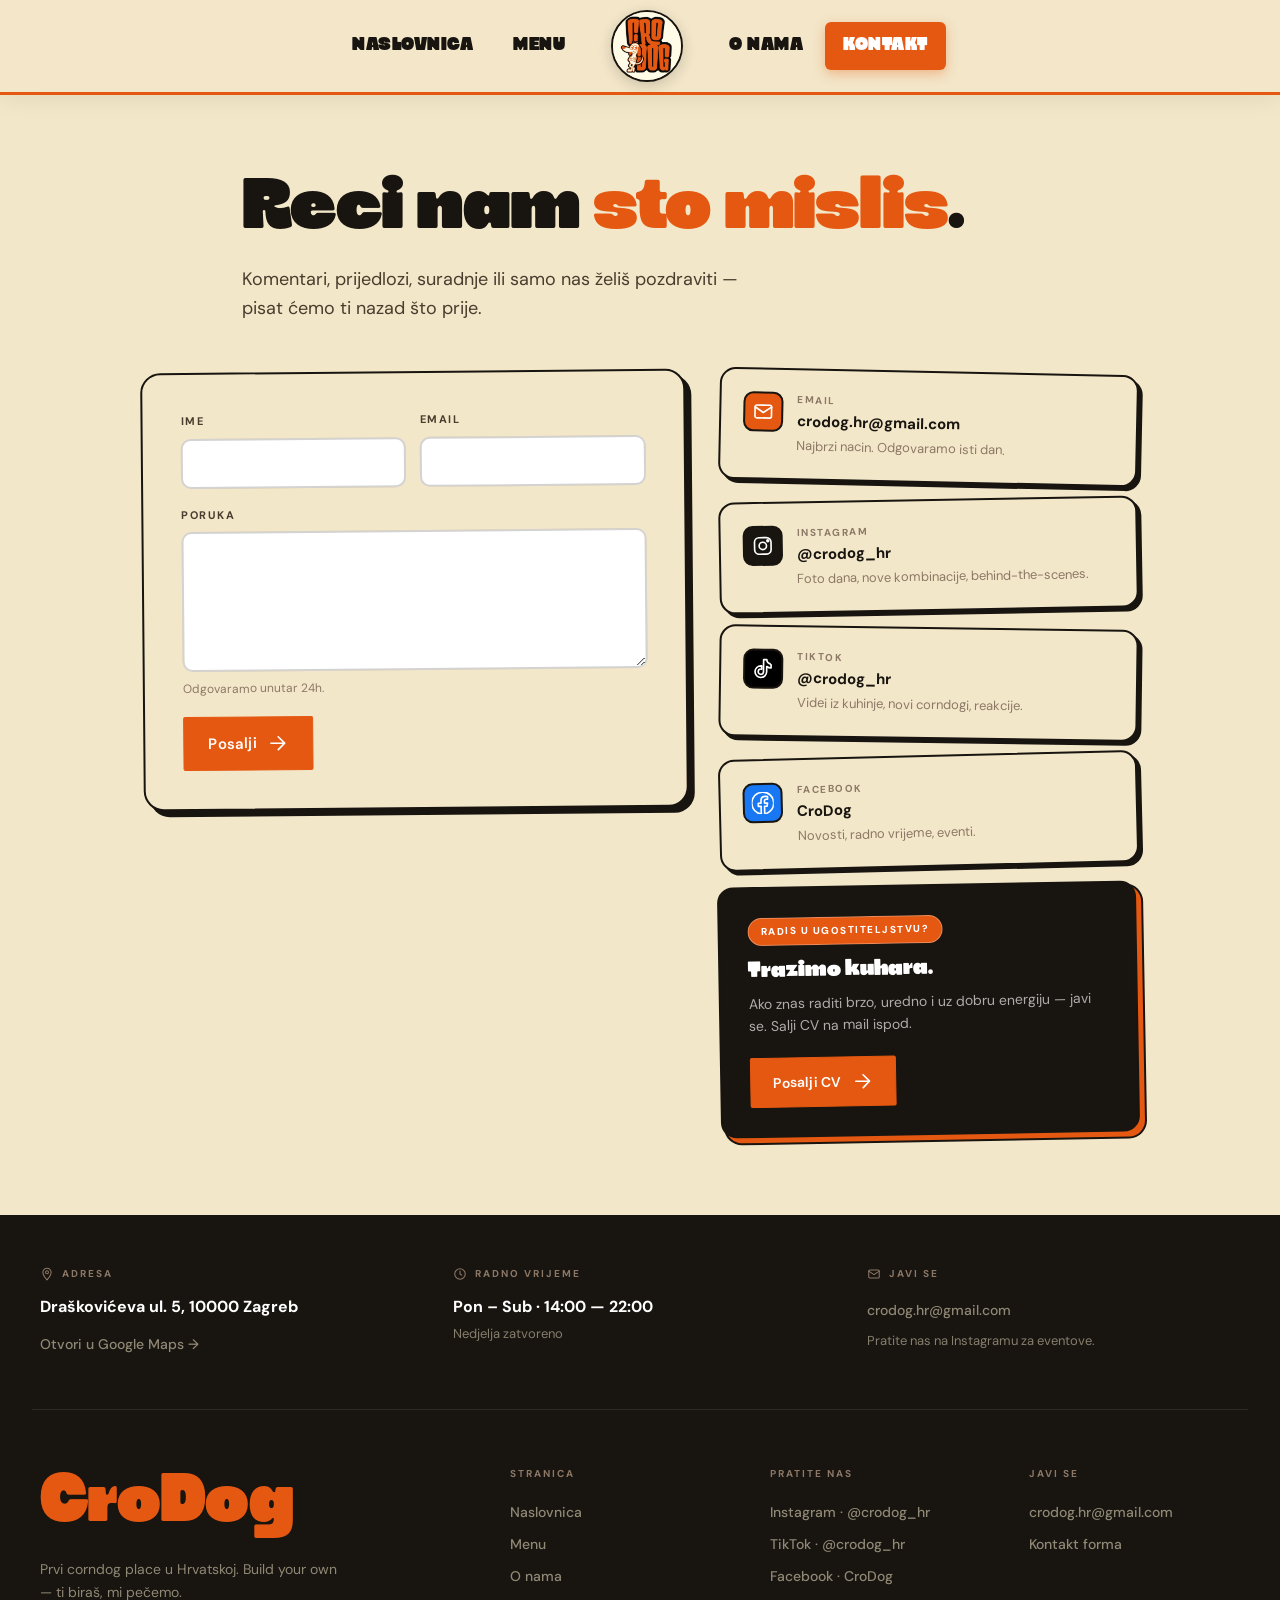
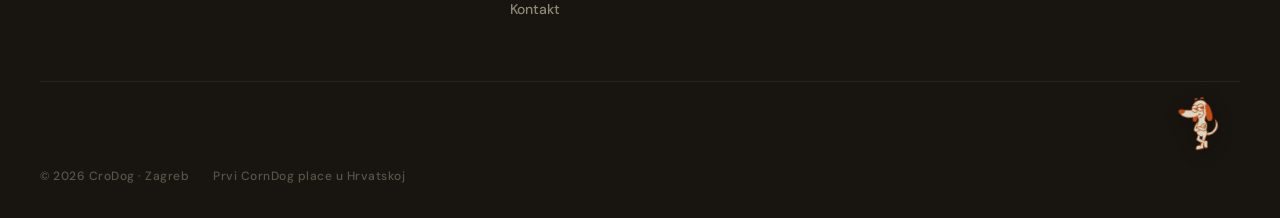
<file: kontakt.html>
<!DOCTYPE html>
<html lang="hr">
<head>
<meta charset="UTF-8" />
<meta name="viewport" content="width=device-width, initial-scale=1.0" />
<meta name="theme-color" content="#E55811" />
<title>CroDog — Kontakt</title>
<meta name="description" content="Kontaktirajte CroDog. Draškovićeva 5, Zagreb. Email: crodog.hr@gmail.com" />
<link rel="preconnect" href="https://fonts.googleapis.com">
<link rel="preconnect" href="https://fonts.gstatic.com" crossorigin>
<link href="https://fonts.googleapis.com/css2?family=DM+Sans:ital,opsz,wght@0,9..40,400;0,9..40,500;0,9..40,600;0,9..40,700;0,9..40,800;1,9..40,400&display=swap" rel="stylesheet">
<link rel="stylesheet" href="styles.css" />
</head>
<body>

<a href="#main" class="skip">Skoci na sadrzaj</a>

<svg class="icon-sprite" aria-hidden="true">
  <symbol id="i-arrow" viewBox="0 0 24 24"><path d="M5 12h14M13 5l7 7-7 7"/></symbol>
  <symbol id="i-camera" viewBox="0 0 24 24"><path d="M3 8h3l2-3h8l2 3h3v11H3z"/><circle cx="12" cy="13" r="3.5"/></symbol>
  <symbol id="i-map" viewBox="0 0 24 24"><path d="M9 4 3 6v14l6-2 6 2 6-2V4l-6 2-6-2zM9 4v14M15 6v14"/></symbol>
  <symbol id="i-pin" viewBox="0 0 24 24"><path d="M12 22s7-7.5 7-13a7 7 0 1 0-14 0c0 5.5 7 13 7 13z"/><circle cx="12" cy="9" r="2.5"/></symbol>
  <symbol id="i-clock" viewBox="0 0 24 24"><circle cx="12" cy="12" r="9"/><path d="M12 7v5l3 2"/></symbol>
  <symbol id="i-leaf" viewBox="0 0 24 24"><path d="M21 3c0 9-6 15-15 15-1.5 0-3-.5-3-.5C3 9 9 3 18 3h3z"/><path d="M3 21c4-7 9-12 15-15"/></symbol>
  <symbol id="i-flame" viewBox="0 0 24 24"><path d="M12 2s4 4 4 9a4 4 0 0 1-8 0c0-2 1-3 1-3s-3 2-3 6a6 6 0 0 0 12 0c0-7-6-12-6-12z"/></symbol>
  <symbol id="i-heart" viewBox="0 0 24 24"><path d="M12 21s-7-4.5-9.5-9A5 5 0 0 1 12 6a5 5 0 0 1 9.5 6c-2.5 4.5-9.5 9-9.5 9z"/></symbol>
  <symbol id="i-mail" viewBox="0 0 24 24"><rect x="3" y="5" width="18" height="14" rx="2"/><path d="m3 7 9 6 9-6"/></symbol>
  <symbol id="i-instagram" viewBox="0 0 24 24"><rect x="3" y="3" width="18" height="18" rx="5"/><circle cx="12" cy="12" r="4"/><circle cx="17.5" cy="6.5" r="1" fill="currentColor"/></symbol>
  <symbol id="i-phone" viewBox="0 0 24 24"><path d="M22 16.92v3a2 2 0 0 1-2.18 2 19.79 19.79 0 0 1-8.63-3.07 19.5 19.5 0 0 1-6-6 19.79 19.79 0 0 1-3.07-8.67A2 2 0 0 1 4.11 2h3a2 2 0 0 1 2 1.72 12.84 12.84 0 0 0 .7 2.81 2 2 0 0 1-.45 2.11L8.09 9.91a16 16 0 0 0 6 6l1.27-1.27a2 2 0 0 1 2.11-.45 12.84 12.84 0 0 0 2.81.7A2 2 0 0 1 22 16.92z"/></symbol>
  <symbol id="i-check" viewBox="0 0 24 24"><path d="m5 12 5 5L20 7"/></symbol>
  <symbol id="i-spark" viewBox="0 0 24 24"><path d="M12 2 9 9l-7 3 7 3 3 7 3-7 7-3-7-3z"/></symbol>
  <symbol id="i-paw" viewBox="0 0 24 24"><circle cx="6" cy="9" r="2"/><circle cx="10" cy="6" r="2"/><circle cx="14" cy="6" r="2"/><circle cx="18" cy="9" r="2"/><path d="M12 12c-3 0-6 2-6 5a3 3 0 0 0 3 3c1 0 2-.5 3-.5s2 .5 3 .5a3 3 0 0 0 3-3c0-3-3-5-6-5z"/></symbol>
  <symbol id="i-zap" viewBox="0 0 24 24"><path d="M13 2 3 14h7l-1 8 10-12h-7l1-8z"/></symbol>
</svg>

<nav class="nav" aria-label="Glavna navigacija">
  <div class="nav-rain" aria-hidden="true">
    <svg class="mini-dog" style="--x:4%;  --d:0s;    --r:-42deg; --dur:6.2s;" viewBox="0 0 20 44"><line x1="10" y1="30" x2="10" y2="44" stroke="#6b4423" stroke-width="2" stroke-linecap="round"/><rect x="3" y="3" width="14" height="28" rx="6" fill="#E55811"/><rect x="3" y="3" width="14" height="28" rx="6" fill="none" stroke="#B83F05" stroke-width="1"/></svg>
    <svg class="mini-dog" style="--x:11%; --d:1.4s;  --r:25deg;  --dur:7.4s;" viewBox="0 0 20 44"><line x1="10" y1="30" x2="10" y2="44" stroke="#6b4423" stroke-width="2" stroke-linecap="round"/><rect x="3" y="3" width="14" height="28" rx="6" fill="#FA7232"/></svg>
    <svg class="mini-dog" style="--x:19%; --d:3.1s;  --r:-55deg; --dur:5.8s;" viewBox="0 0 20 44"><line x1="10" y1="30" x2="10" y2="44" stroke="#6b4423" stroke-width="2" stroke-linecap="round"/><rect x="3" y="3" width="14" height="28" rx="6" fill="#E55811"/></svg>
    <svg class="mini-dog" style="--x:27%; --d:2.2s;  --r:38deg;  --dur:6.9s;" viewBox="0 0 20 44"><line x1="10" y1="30" x2="10" y2="44" stroke="#6b4423" stroke-width="2" stroke-linecap="round"/><rect x="3" y="3" width="14" height="28" rx="6" fill="#B83F05"/></svg>
    <svg class="mini-dog" style="--x:74%; --d:0.6s;  --r:-30deg; --dur:7.1s;" viewBox="0 0 20 44"><line x1="10" y1="30" x2="10" y2="44" stroke="#6b4423" stroke-width="2" stroke-linecap="round"/><rect x="3" y="3" width="14" height="28" rx="6" fill="#FA7232"/></svg>
    <svg class="mini-dog" style="--x:82%; --d:2.8s;  --r:60deg;  --dur:6.4s;" viewBox="0 0 20 44"><line x1="10" y1="30" x2="10" y2="44" stroke="#6b4423" stroke-width="2" stroke-linecap="round"/><rect x="3" y="3" width="14" height="28" rx="6" fill="#E55811"/></svg>
    <svg class="mini-dog" style="--x:89%; --d:1.9s;  --r:-20deg; --dur:5.6s;" viewBox="0 0 20 44"><line x1="10" y1="30" x2="10" y2="44" stroke="#6b4423" stroke-width="2" stroke-linecap="round"/><rect x="3" y="3" width="14" height="28" rx="6" fill="#FA7232"/></svg>
    <svg class="mini-dog" style="--x:96%; --d:3.7s;  --r:48deg;  --dur:7.8s;" viewBox="0 0 20 44"><line x1="10" y1="30" x2="10" y2="44" stroke="#6b4423" stroke-width="2" stroke-linecap="round"/><rect x="3" y="3" width="14" height="28" rx="6" fill="#B83F05"/></svg>
  </div>
  <div class="nav-main">
    <button class="nav-burger" aria-label="Otvori izbornik" aria-expanded="false"><span></span><span></span><span></span></button>
    <div class="nav-links left">
      <a href="index.html" class="nav-link">Naslovnica</a>
      <a href="menu.html" class="nav-link">Menu</a>
    </div>
    <a href="index.html" class="logo" aria-label="CroDog naslovnica">
      <img src="assets/logo.jpg" alt="CroDog" />
    </a>
    <div class="nav-links right">
      <a href="onama.html" class="nav-link">O nama</a>
      <a href="kontakt.html" class="nav-link active">Kontakt</a>
    </div>
  </div>
</nav>

<main id="main">

  <section class="contact-hero" aria-labelledby="cnt-h">
    <h1 id="cnt-h">Reci nam <em>sto mislis</em>.</h1>
    <p>Komentari, prijedlozi, suradnje ili samo nas želiš pozdraviti — pisat ćemo ti nazad što prije.</p>
  </section>

  <div class="contact-grid">
    <div class="form-card">
      <form class="form" id="contactForm" novalidate>
        <div class="row2">
          <div class="field">
            <label for="f-name">Ime</label>
            <input id="f-name" type="text" name="name" required autocomplete="name" />
          </div>
          <div class="field">
            <label for="f-email">Email</label>
            <input id="f-email" type="email" name="email" required autocomplete="email" />
          </div>
        </div>
        <div class="field">
          <label for="f-msg">Poruka</label>
          <textarea id="f-msg" name="message" required></textarea>
          <span class="help">Odgovaramo unutar 24h.</span>
        </div>
        <button type="submit" class="btn orange" style="align-self: flex-start; font-size:15px; padding:15px 24px;">Posalji <svg class="ico"><use href="#i-arrow"/></svg></button>
      </form>
    </div>

    <aside class="contact-side">
      <div class="cs">
        <span class="ic-wrap"><svg class="ico"><use href="#i-mail"/></svg></span>
        <div class="body">
          <div class="k">Email</div>
          <p class="v"><a href="mailto:crodog.hr@gmail.com">crodog.hr@gmail.com</a></p>
          <p class="note">Najbrzi nacin. Odgovaramo isti dan.</p>
        </div>
      </div>
      <div class="cs">
        <span class="ic-wrap"><svg class="ico"><use href="#i-instagram"/></svg></span>
        <div class="body">
          <div class="k">Instagram</div>
          <p class="v"><a href="https://www.instagram.com/crodog_hr/" target="_blank" rel="noopener">@crodog_hr</a></p>
          <p class="note">Foto dana, nove kombinacije, behind-the-scenes.</p>
        </div>
      </div>
      <div class="cs">
        <span class="ic-wrap"><svg class="ico" viewBox="0 0 24 24" fill="currentColor"><path d="M19.59 6.69a4.83 4.83 0 0 1-3.77-4.25V2h-3.45v13.67a2.89 2.89 0 0 1-2.88 2.5 2.89 2.89 0 0 1-2.89-2.89 2.89 2.89 0 0 1 2.89-2.89c.28 0 .54.04.79.1V9.01a6.33 6.33 0 0 0-.79-.05 6.34 6.34 0 0 0-6.34 6.34 6.34 6.34 0 0 0 6.34 6.34 6.34 6.34 0 0 0 6.33-6.34V9.59a8.16 8.16 0 0 0 4.77 1.52V7.68a4.85 4.85 0 0 1-1-.99z"/></svg></span>
        <div class="body">
          <div class="k">TikTok</div>
          <p class="v"><a href="https://www.tiktok.com/@crodog_hr" target="_blank" rel="noopener">@crodog_hr</a></p>
          <p class="note">Videi iz kuhinje, novi corndogi, reakcije.</p>
        </div>
      </div>
      <div class="cs">
        <span class="ic-wrap"><svg class="ico" viewBox="0 0 24 24" fill="currentColor"><path d="M24 12.073c0-6.627-5.373-12-12-12s-12 5.373-12 12c0 5.99 4.388 10.954 10.125 11.854v-8.385H7.078v-3.47h3.047V9.43c0-3.007 1.792-4.669 4.533-4.669 1.312 0 2.686.235 2.686.235v2.953H15.83c-1.491 0-1.956.925-1.956 1.874v2.25h3.328l-.532 3.47h-2.796v8.385C19.612 23.027 24 18.062 24 12.073z"/></svg></span>
        <div class="body">
          <div class="k">Facebook</div>
          <p class="v"><a href="https://www.facebook.com/profile.php?id=61584961055950" target="_blank" rel="noopener">CroDog</a></p>
          <p class="note">Novosti, radno vrijeme, eventi.</p>
        </div>
      </div>
      <div class="job">
        <span class="k">Radis u ugostiteljstvu?</span>
        <h4>Trazimo kuhara.</h4>
        <p>Ako znas raditi brzo, uredno i uz dobru energiju — javi se. Salji CV na mail ispod.</p>
        <a href="mailto:crodog.hr@gmail.com" class="btn">Posalji CV <svg class="ico"><use href="#i-arrow"/></svg></a>
      </div>
    </aside>
  </div>

</main>

<footer class="foot">
  <div class="foot-loc">
    <div class="foot-loc-inner">
      <div class="fl-block">
        <h4><svg class="ico" style="width:14px;height:14px"><use href="#i-pin"/></svg> Adresa</h4>
        <p class="fl-main">Draškovićeva ul. 5, 10000 Zagreb</p>
        <a href="https://maps.google.com/?q=Draškovićeva+5+Zagreb" target="_blank" rel="noopener" class="fl-link">Otvori u Google Maps →</a>
      </div>
      <div class="fl-block">
        <h4><svg class="ico" style="width:14px;height:14px"><use href="#i-clock"/></svg> Radno vrijeme</h4>
        <p class="fl-main">Pon – Sub · 14:00 — 22:00</p>
        <p class="fl-sub">Nedjelja zatvoreno</p>
      </div>
      <div class="fl-block">
        <h4><svg class="ico" style="width:14px;height:14px"><use href="#i-mail"/></svg> Javi se</h4>
        <p class="fl-main"><a href="mailto:crodog.hr@gmail.com">crodog.hr@gmail.com</a></p>
        <p class="fl-sub">Pratite nas na Instagramu za eventove.</p>
      </div>
    </div>
  </div>
  <div class="foot-grid">
    <div class="foot-brand">
      <a href="index.html" class="foot-logo">CroDog</a>
      <p class="tag-line">Prvi corndog place u Hrvatskoj. Build your own — ti biraš, mi pečemo.</p>
    </div>
    <div>
      <h4>Stranica</h4>
      <a href="index.html">Naslovnica</a>
      <a href="menu.html">Menu</a>
      <a href="onama.html">O nama</a>
      <a href="kontakt.html">Kontakt</a>
    </div>
    <div>
      <h4>Pratite nas</h4>
      <a href="https://www.instagram.com/crodog_hr/" target="_blank" rel="noopener">Instagram · @crodog_hr</a>
      <a href="https://www.tiktok.com/@crodog_hr" target="_blank" rel="noopener">TikTok · @crodog_hr</a>
      <a href="https://www.facebook.com/profile.php?id=61584961055950" target="_blank" rel="noopener">Facebook · CroDog</a>
    </div>
    <div>
      <h4>Javi se</h4>
      <a href="mailto:crodog.hr@gmail.com">crodog.hr@gmail.com</a>
      <a href="kontakt.html">Kontakt forma</a>
    </div>
  </div>
  <div class="foot-bottom">
    <span>© 2026 CroDog · Zagreb</span>
    <span>Prvi CornDog place u Hrvatskoj</span>
    <img class="foot-mascot" src="assets/mascot.png" alt="" aria-hidden="true" />
  </div>
</footer>

<div class="toast" id="toast" role="status" aria-live="polite">
  <svg class="ico"><use href="#i-check"/></svg>
  <span id="toastMsg">Hvala! Javimo se uskoro.</span>
</div>

<script>
(function() {
  const nav = document.querySelector('.nav');
  const burger = document.querySelector('.nav-burger');
  if (burger) burger.addEventListener('click', () => {
    const open = nav.classList.toggle('open');
    burger.setAttribute('aria-expanded', open ? 'true' : 'false');
  });
  let lastY = 0, ticking = false;
  window.addEventListener('scroll', () => {
    if (!ticking) {
      requestAnimationFrame(() => {
        const y = window.scrollY;
        if (y > lastY && y > 80) nav.classList.add('hidden');
        else nav.classList.remove('hidden');
        lastY = y; ticking = false;
      });
      ticking = true;
    }
  }, { passive: true });
})();

const toast = document.getElementById('toast');
function showToast(msg) {
  document.getElementById('toastMsg').textContent = msg;
  toast.classList.add('show');
  setTimeout(() => toast.classList.remove('show'), 2600);
}
document.getElementById('contactForm').addEventListener('submit', (e) => {
  e.preventDefault();
  const name = e.target.name.value.trim();
  const email = e.target.email.value.trim();
  const msg = e.target.message.value.trim();
  if (!name || !email || !msg) { showToast('Molimo ispuni sva polja.'); return; }
  showToast('Hvala, ' + name.split(' ')[0] + '! Javimo se uskoro.');
  e.target.reset();
});
</script>

</body>
</html>
</file>
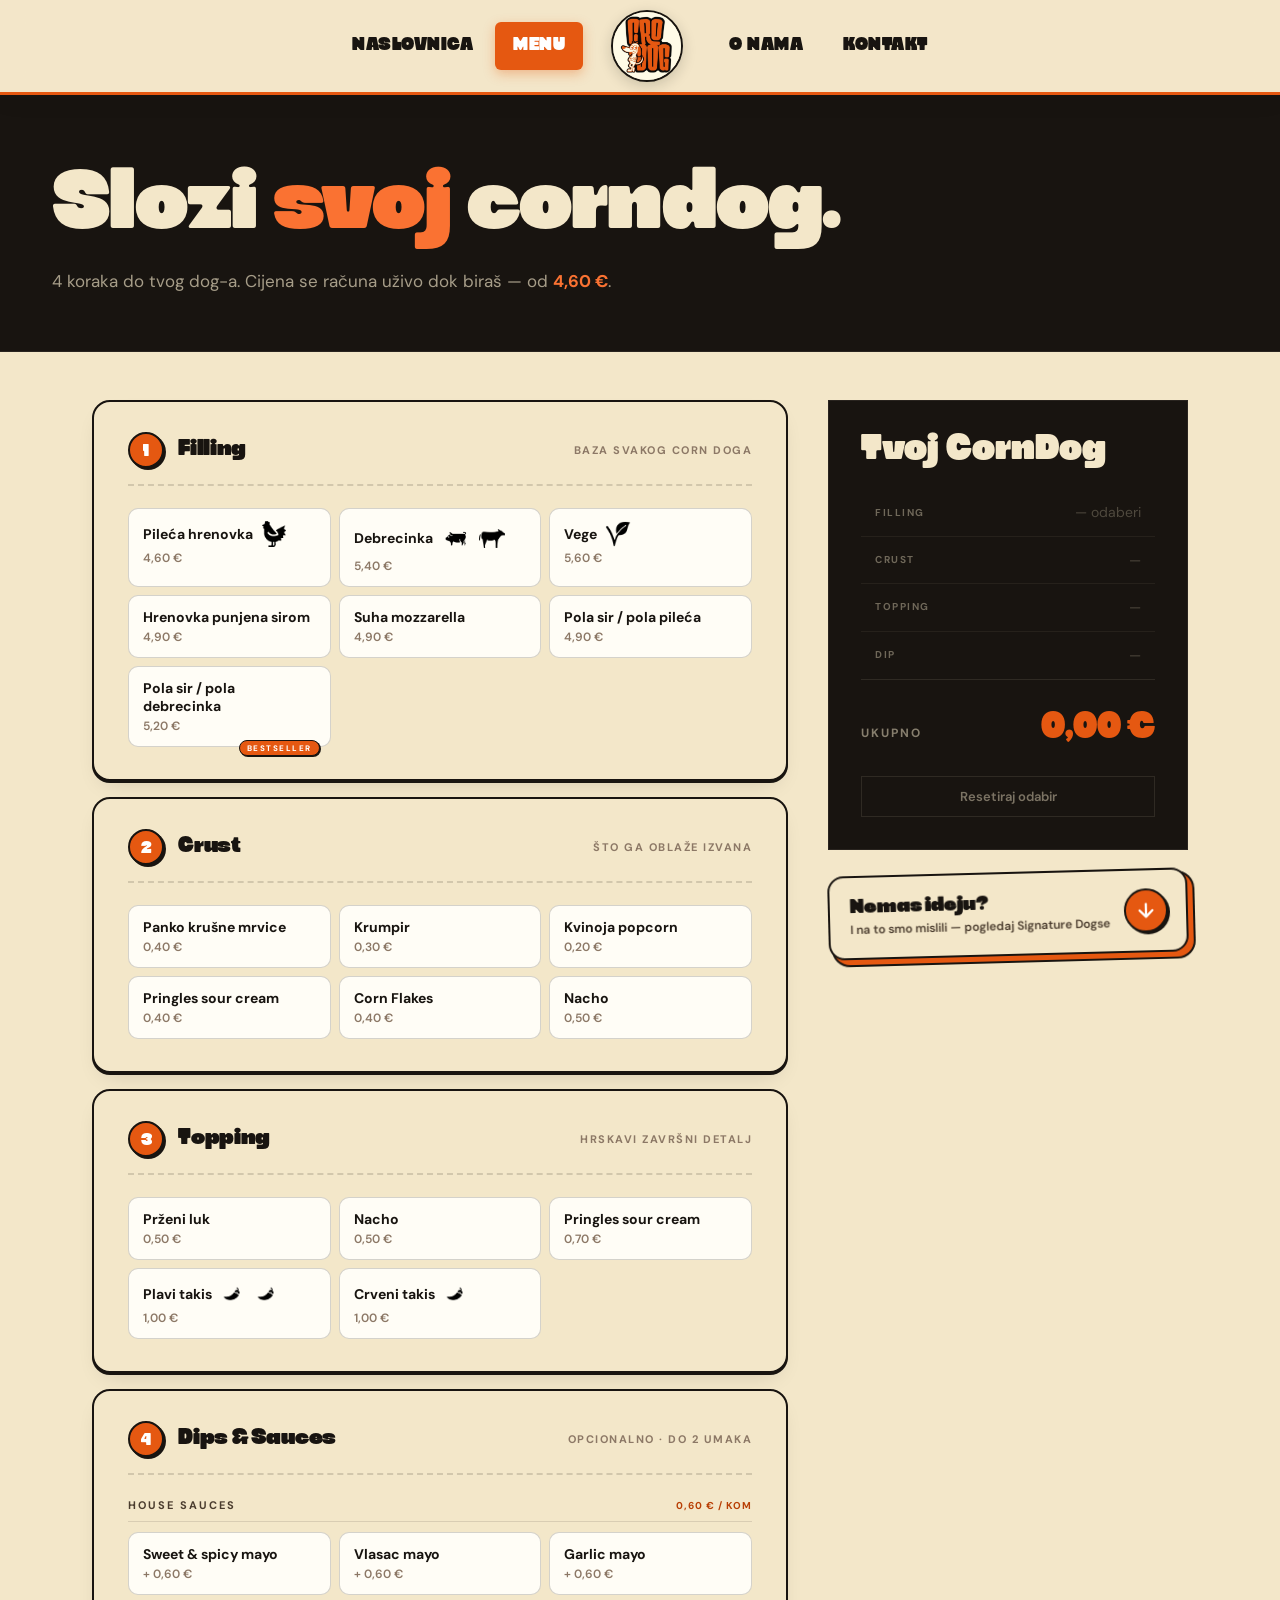
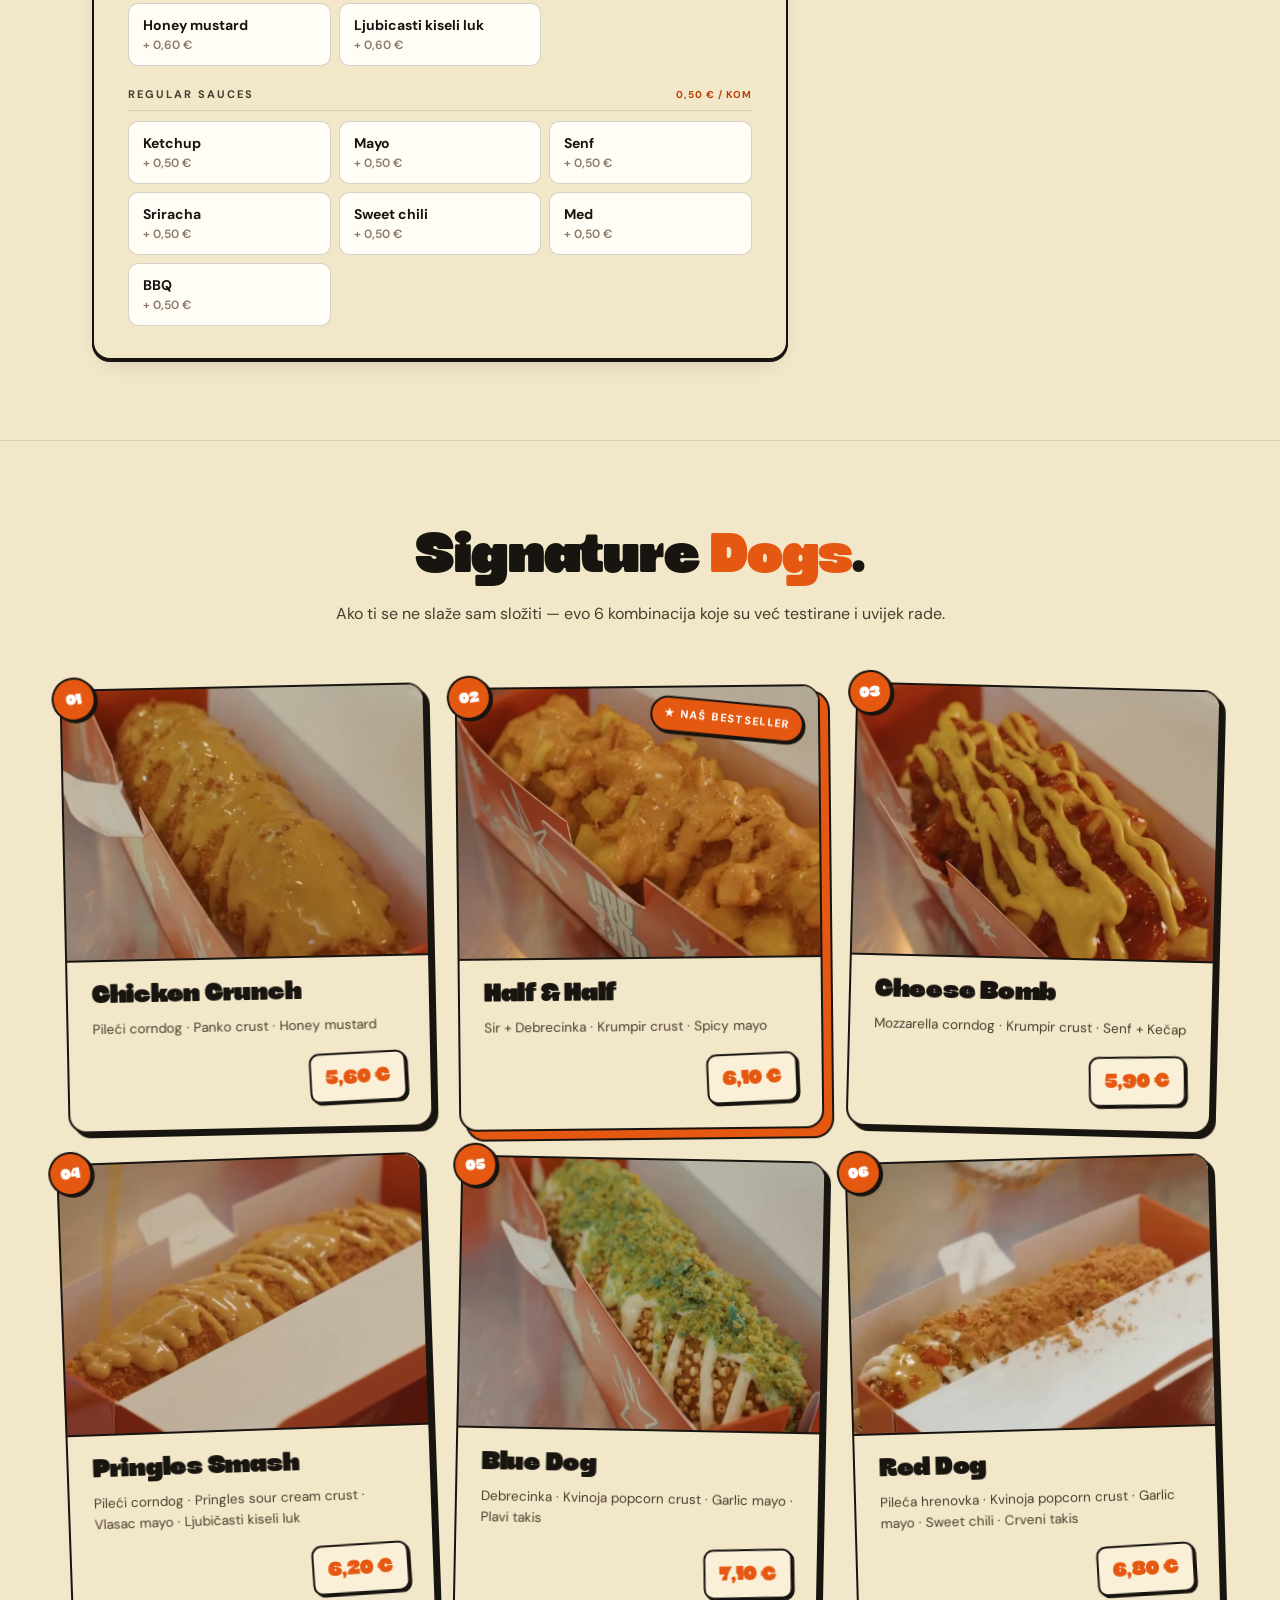
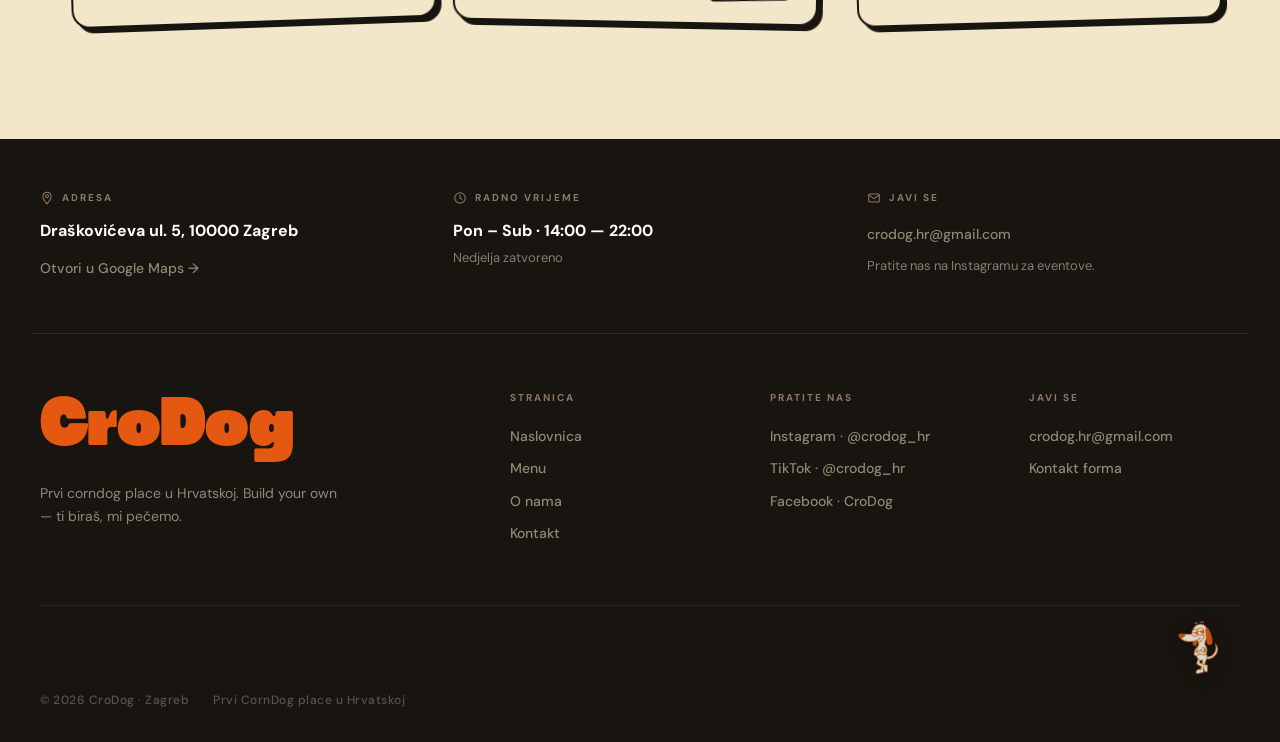
<file: menu.html>
<!DOCTYPE html>
<html lang="hr">
<head>
<meta charset="UTF-8" />
<meta name="viewport" content="width=device-width, initial-scale=1.0" />
<meta name="theme-color" content="#E55811" />
<title>CroDog — Menu</title>
<meta name="description" content="Složi svoj corndog u 4 koraka. Biraš filling, crust, topping i umak. CroDog, Zagreb." />
<link rel="preconnect" href="https://fonts.googleapis.com">
<link rel="preconnect" href="https://fonts.gstatic.com" crossorigin>
<link href="https://fonts.googleapis.com/css2?family=DM+Sans:ital,opsz,wght@0,9..40,400;0,9..40,500;0,9..40,600;0,9..40,700;0,9..40,800;1,9..40,400&display=swap" rel="stylesheet">
<link rel="stylesheet" href="styles.css" />
</head>
<body>

<a href="#main" class="skip">Skoci na sadrzaj</a>

<svg class="icon-sprite" aria-hidden="true">
  <symbol id="i-arrow" viewBox="0 0 24 24"><path d="M5 12h14M13 5l7 7-7 7"/></symbol>
  <symbol id="i-camera" viewBox="0 0 24 24"><path d="M3 8h3l2-3h8l2 3h3v11H3z"/><circle cx="12" cy="13" r="3.5"/></symbol>
  <symbol id="i-map" viewBox="0 0 24 24"><path d="M9 4 3 6v14l6-2 6 2 6-2V4l-6 2-6-2zM9 4v14M15 6v14"/></symbol>
  <symbol id="i-pin" viewBox="0 0 24 24"><path d="M12 22s7-7.5 7-13a7 7 0 1 0-14 0c0 5.5 7 13 7 13z"/><circle cx="12" cy="9" r="2.5"/></symbol>
  <symbol id="i-clock" viewBox="0 0 24 24"><circle cx="12" cy="12" r="9"/><path d="M12 7v5l3 2"/></symbol>
  <symbol id="i-leaf" viewBox="0 0 24 24"><path d="M21 3c0 9-6 15-15 15-1.5 0-3-.5-3-.5C3 9 9 3 18 3h3z"/><path d="M3 21c4-7 9-12 15-15"/></symbol>
  <symbol id="i-flame" viewBox="0 0 24 24"><path d="M12 2s4 4 4 9a4 4 0 0 1-8 0c0-2 1-3 1-3s-3 2-3 6a6 6 0 0 0 12 0c0-7-6-12-6-12z"/></symbol>
  <symbol id="i-heart" viewBox="0 0 24 24"><path d="M12 21s-7-4.5-9.5-9A5 5 0 0 1 12 6a5 5 0 0 1 9.5 6c-2.5 4.5-9.5 9-9.5 9z"/></symbol>
  <symbol id="i-mail" viewBox="0 0 24 24"><rect x="3" y="5" width="18" height="14" rx="2"/><path d="m3 7 9 6 9-6"/></symbol>
  <symbol id="i-instagram" viewBox="0 0 24 24"><rect x="3" y="3" width="18" height="18" rx="5"/><circle cx="12" cy="12" r="4"/><circle cx="17.5" cy="6.5" r="1" fill="currentColor"/></symbol>
  <symbol id="i-phone" viewBox="0 0 24 24"><path d="M22 16.92v3a2 2 0 0 1-2.18 2 19.79 19.79 0 0 1-8.63-3.07 19.5 19.5 0 0 1-6-6 19.79 19.79 0 0 1-3.07-8.67A2 2 0 0 1 4.11 2h3a2 2 0 0 1 2 1.72 12.84 12.84 0 0 0 .7 2.81 2 2 0 0 1-.45 2.11L8.09 9.91a16 16 0 0 0 6 6l1.27-1.27a2 2 0 0 1 2.11-.45 12.84 12.84 0 0 0 2.81.7A2 2 0 0 1 22 16.92z"/></symbol>
  <symbol id="i-check" viewBox="0 0 24 24"><path d="m5 12 5 5L20 7"/></symbol>
  <symbol id="i-spark" viewBox="0 0 24 24"><path d="M12 2 9 9l-7 3 7 3 3 7 3-7 7-3-7-3z"/></symbol>
  <symbol id="i-paw" viewBox="0 0 24 24"><circle cx="6" cy="9" r="2"/><circle cx="10" cy="6" r="2"/><circle cx="14" cy="6" r="2"/><circle cx="18" cy="9" r="2"/><path d="M12 12c-3 0-6 2-6 5a3 3 0 0 0 3 3c1 0 2-.5 3-.5s2 .5 3 .5a3 3 0 0 0 3-3c0-3-3-5-6-5z"/></symbol>
  <symbol id="i-zap" viewBox="0 0 24 24"><path d="M13 2 3 14h7l-1 8 10-12h-7l1-8z"/></symbol>
</svg>

<nav class="nav">
  <div class="nav-rain" aria-hidden="true">
    <svg class="mini-dog" style="--x:4%;  --d:0s;    --r:-42deg; --dur:6.2s;" viewBox="0 0 20 44"><line x1="10" y1="30" x2="10" y2="44" stroke="#6b4423" stroke-width="2" stroke-linecap="round"/><rect x="3" y="3" width="14" height="28" rx="6" fill="#E55811"/><rect x="3" y="3" width="14" height="28" rx="6" fill="none" stroke="#B83F05" stroke-width="1"/></svg>
    <svg class="mini-dog" style="--x:11%; --d:1.4s;  --r:25deg;  --dur:7.4s;" viewBox="0 0 20 44"><line x1="10" y1="30" x2="10" y2="44" stroke="#6b4423" stroke-width="2" stroke-linecap="round"/><rect x="3" y="3" width="14" height="28" rx="6" fill="#FA7232"/></svg>
    <svg class="mini-dog" style="--x:19%; --d:3.1s;  --r:-55deg; --dur:5.8s;" viewBox="0 0 20 44"><line x1="10" y1="30" x2="10" y2="44" stroke="#6b4423" stroke-width="2" stroke-linecap="round"/><rect x="3" y="3" width="14" height="28" rx="6" fill="#E55811"/></svg>
    <svg class="mini-dog" style="--x:27%; --d:2.2s;  --r:38deg;  --dur:6.9s;" viewBox="0 0 20 44"><line x1="10" y1="30" x2="10" y2="44" stroke="#6b4423" stroke-width="2" stroke-linecap="round"/><rect x="3" y="3" width="14" height="28" rx="6" fill="#B83F05"/></svg>
    <svg class="mini-dog" style="--x:74%; --d:0.6s;  --r:-30deg; --dur:7.1s;" viewBox="0 0 20 44"><line x1="10" y1="30" x2="10" y2="44" stroke="#6b4423" stroke-width="2" stroke-linecap="round"/><rect x="3" y="3" width="14" height="28" rx="6" fill="#FA7232"/></svg>
    <svg class="mini-dog" style="--x:82%; --d:2.8s;  --r:60deg;  --dur:6.4s;" viewBox="0 0 20 44"><line x1="10" y1="30" x2="10" y2="44" stroke="#6b4423" stroke-width="2" stroke-linecap="round"/><rect x="3" y="3" width="14" height="28" rx="6" fill="#E55811"/></svg>
    <svg class="mini-dog" style="--x:89%; --d:1.9s;  --r:-20deg; --dur:5.6s;" viewBox="0 0 20 44"><line x1="10" y1="30" x2="10" y2="44" stroke="#6b4423" stroke-width="2" stroke-linecap="round"/><rect x="3" y="3" width="14" height="28" rx="6" fill="#FA7232"/></svg>
    <svg class="mini-dog" style="--x:96%; --d:3.7s;  --r:48deg;  --dur:7.8s;" viewBox="0 0 20 44"><line x1="10" y1="30" x2="10" y2="44" stroke="#6b4423" stroke-width="2" stroke-linecap="round"/><rect x="3" y="3" width="14" height="28" rx="6" fill="#B83F05"/></svg>
  </div>
  <div class="nav-main">
    <button class="nav-burger" aria-label="Otvori izbornik" aria-expanded="false"><span></span><span></span><span></span></button>
    <div class="nav-links left">
      <a href="index.html" class="nav-link">Naslovnica</a>
      <a href="menu.html" class="nav-link active">Menu</a>
    </div>
    <a href="index.html" class="logo" aria-label="CroDog naslovnica">
      <img src="assets/logo.jpg" alt="CroDog" />
    </a>
    <div class="nav-links right">
      <a href="onama.html" class="nav-link">O nama</a>
      <a href="kontakt.html" class="nav-link">Kontakt</a>
    </div>
  </div>
</nav>

<main id="main">

  <header class="menu-header" id="build">
    <div class="menu-header-inner">
      <h1 id="menu-h">Slozi <em>svoj</em> corndog.</h1>
      <p>4 koraka do tvog dog-a. Cijena se računa uživo dok biraš — od <strong style="color:var(--orange-2);">4,60 €</strong>.</p>
    </div>
  </header>

  <div class="menu-layout">
    <div class="builder">

      <!-- FILLING -->
      <section class="b-section" data-step="filling" aria-labelledby="bs-1">
        <div class="b-head">
          <span class="num">1</span>
          <h3 id="bs-1">Filling</h3>
          <span class="hint">Baza svakog corn doga</span>
        </div>
        <div class="opts" role="radiogroup" aria-labelledby="bs-1">
          <button class="opt" role="radio" aria-checked="false" data-name="Pileća hrenovka" data-price="4.60">
            <span class="o-name" style="display:inline-flex;align-items:center;gap:8px;">Pileća hrenovka<img src="assets/filling-pileca.png" alt="" style="width:26px;height:26px;object-fit:contain;flex-shrink:0;"></span>
            <span class="o-price">4,60 €</span>
          </button>
          <button class="opt" role="radio" aria-checked="false" data-name="Debrecinka" data-price="5.40">
            <span class="o-name" style="display:inline-flex;align-items:center;gap:6px;">Debrecinka<img src="assets/filling-svinjetina.png" alt="" style="width:34px;height:34px;object-fit:contain;flex-shrink:0;"><img src="assets/filling-govedina.png" alt="" style="width:26px;height:26px;object-fit:contain;flex-shrink:0;"></span>
            <span class="o-price">5,40 €</span>
          </button>
          <button class="opt" role="radio" aria-checked="false" data-name="Vege" data-price="5.60">
            <span class="o-name" style="display:inline-flex;align-items:center;gap:8px;">Vege<img src="assets/filling-vege.png" alt="" style="width:26px;height:26px;object-fit:contain;flex-shrink:0;"></span>
            <span class="o-price">5,60 €</span>
          </button>
          <button class="opt" role="radio" aria-checked="false" data-name="Hrenovka punjena sirom" data-price="4.90">
            <span class="o-name">Hrenovka punjena sirom</span>
            <span class="o-price">4,90 €</span>
          </button>
          <button class="opt" role="radio" aria-checked="false" data-name="Suha mozzarella" data-price="4.90">
            <span class="o-name">Suha mozzarella</span>
            <span class="o-price">4,90 €</span>
          </button>
          <button class="opt" role="radio" aria-checked="false" data-name="Pola sir / pola pileća" data-price="4.90">
            <span class="o-name">Pola sir / pola pileća</span>
            <span class="o-price">4,90 €</span>
          </button>
          <button class="opt opt-bestseller" role="radio" aria-checked="false" data-name="Pola sir / pola debrecinka" data-price="5.20">
            <span class="o-badge">Bestseller</span>
            <span class="o-name">Pola sir / pola debrecinka</span>
            <span class="o-price">5,20 €</span>
          </button>
        </div>
      </section>

      <!-- CRUST -->
      <section class="b-section" data-step="crust" aria-labelledby="bs-2">
        <div class="b-head">
          <span class="num">2</span>
          <h3 id="bs-2">Crust</h3>
          <span class="hint">Što ga oblaže izvana</span>
        </div>
        <div class="opts" role="radiogroup" aria-labelledby="bs-2">
          <button class="opt" role="radio" aria-checked="false" data-name="Panko krušne mrvice" data-price="0.40"><span class="o-name">Panko krušne mrvice</span><span class="o-price">0,40 €</span></button>
          <button class="opt" role="radio" aria-checked="false" data-name="Krumpir" data-price="0.30"><span class="o-name">Krumpir</span><span class="o-price">0,30 €</span></button>
          <button class="opt" role="radio" aria-checked="false" data-name="Kvinoja popcorn" data-price="0.20"><span class="o-name">Kvinoja popcorn</span><span class="o-price">0,20 €</span></button>
          <button class="opt" role="radio" aria-checked="false" data-name="Pringles sour cream" data-price="0.40"><span class="o-name">Pringles sour cream</span><span class="o-price">0,40 €</span></button>
          <button class="opt" role="radio" aria-checked="false" data-name="Corn Flakes" data-price="0.40"><span class="o-name">Corn Flakes</span><span class="o-price">0,40 €</span></button>
          <button class="opt" role="radio" aria-checked="false" data-name="Nacho" data-price="0.50"><span class="o-name">Nacho</span><span class="o-price">0,50 €</span></button>
        </div>
      </section>

      <!-- TOPPING -->
      <section class="b-section" data-step="topping" aria-labelledby="bs-3">
        <div class="b-head">
          <span class="num">3</span>
          <h3 id="bs-3">Topping</h3>
          <span class="hint">Hrskavi završni detalj</span>
        </div>
        <div class="opts" role="group" aria-labelledby="bs-3">
          <button class="opt" aria-pressed="false" data-name="Prženi luk" data-price="0.50"><span class="o-name">Prženi luk</span><span class="o-price">0,50 €</span></button>
          <button class="opt" aria-pressed="false" data-name="Nacho" data-price="0.50"><span class="o-name">Nacho</span><span class="o-price">0,50 €</span></button>
          <button class="opt" aria-pressed="false" data-name="Pringles sour cream" data-price="0.70"><span class="o-name">Pringles sour cream</span><span class="o-price">0,70 €</span></button>
          <button class="opt" aria-pressed="false" data-name="Plavi takis" data-price="1.00">
            <span class="o-name" style="display:inline-flex;align-items:center;gap:8px;">Plavi takis<img src="assets/ljuto.png" alt="" style="width:26px;height:26px;object-fit:contain;flex-shrink:0;"><img src="assets/ljuto.png" alt="" style="width:26px;height:26px;object-fit:contain;flex-shrink:0;"></span>
            <span class="o-price">1,00 €</span>
          </button>
          <button class="opt" aria-pressed="false" data-name="Crveni takis" data-price="1.00">
            <span class="o-name" style="display:inline-flex;align-items:center;gap:8px;">Crveni takis<img src="assets/ljuto.png" alt="" style="width:26px;height:26px;object-fit:contain;flex-shrink:0;"></span>
            <span class="o-price">1,00 €</span>
          </button>
        </div>
      </section>

      <!-- DIPS & SAUCES -->
      <section class="b-section" data-step="dip" aria-labelledby="bs-4">
        <div class="b-head">
          <span class="num">4</span>
          <h3 id="bs-4">Dips &amp; Sauces</h3>
          <span class="hint">Opcionalno · do 2 umaka</span>
        </div>
        <div class="sauce-group-label"><span>House sauces</span><em>0,60 € / kom</em></div>
        <div class="opts" role="group" aria-label="House sauces">
          <button class="opt opt-house" aria-pressed="false" data-name="Sweet &amp; spicy mayo" data-price="0.60"><span class="o-name">Sweet &amp; spicy mayo</span><span class="o-price">+ 0,60 €</span></button>
          <button class="opt opt-house" aria-pressed="false" data-name="Vlasac mayo" data-price="0.60"><span class="o-name">Vlasac mayo</span><span class="o-price">+ 0,60 €</span></button>
          <button class="opt opt-house" aria-pressed="false" data-name="Garlic mayo" data-price="0.60"><span class="o-name">Garlic mayo</span><span class="o-price">+ 0,60 €</span></button>
          <button class="opt opt-house" aria-pressed="false" data-name="Honey mustard" data-price="0.60"><span class="o-name">Honey mustard</span><span class="o-price">+ 0,60 €</span></button>
          <button class="opt opt-house" aria-pressed="false" data-name="Ljubicasti kiseli luk" data-price="0.60"><span class="o-name">Ljubicasti kiseli luk</span><span class="o-price">+ 0,60 €</span></button>
        </div>
        <div class="sauce-group-label"><span>Regular sauces</span><em>0,50 € / kom</em></div>
        <div class="opts" role="group" aria-label="Regular sauces">
          <button class="opt" aria-pressed="false" data-name="Ketchup" data-price="0.50"><span class="o-name">Ketchup</span><span class="o-price">+ 0,50 €</span></button>
          <button class="opt" aria-pressed="false" data-name="Mayo" data-price="0.50"><span class="o-name">Mayo</span><span class="o-price">+ 0,50 €</span></button>
          <button class="opt" aria-pressed="false" data-name="Senf" data-price="0.50"><span class="o-name">Senf</span><span class="o-price">+ 0,50 €</span></button>
          <button class="opt" aria-pressed="false" data-name="Sriracha" data-price="0.50"><span class="o-name">Sriracha</span><span class="o-price">+ 0,50 €</span></button>
          <button class="opt" aria-pressed="false" data-name="Sweet chili" data-price="0.50"><span class="o-name">Sweet chili</span><span class="o-price">+ 0,50 €</span></button>
          <button class="opt" aria-pressed="false" data-name="Med" data-price="0.50"><span class="o-name">Med</span><span class="o-price">+ 0,50 €</span></button>
          <button class="opt" aria-pressed="false" data-name="BBQ" data-price="0.50"><span class="o-name">BBQ</span><span class="o-price">+ 0,50 €</span></button>
        </div>
      </section>

    </div>

    <div class="board-col">
      <aside class="board" aria-label="Tvoj board">
        <div class="board-head">
          <h4>Tvoj CornDog</h4>
          <span class="count" id="counter">0 / 2</span>
        </div>
        <p class="sub">Klikaj lijevo, ovdje ti se slaze.</p>
        <div class="board-rows">
          <div class="board-row"><span class="k">Filling</span><span class="v empty" data-slot="filling">— odaberi</span></div>
          <div class="board-row"><span class="k">Crust</span><span class="v empty" data-slot="crust">—</span></div>
          <div class="board-row"><span class="k">Topping</span><span class="v empty" data-slot="topping">—</span></div>
          <div class="board-row"><span class="k">Dip</span><span class="v empty" data-slot="dip">—</span></div>
        </div>
        <div class="board-total">
          <span class="lbl">Ukupno</span>
          <span class="amt" id="total" aria-live="polite">0,00 €</span>
        </div>
        <button type="button" class="reset" id="resetBtn">Resetiraj odabir</button>
      </aside>

      <a href="#sig-menu" class="sig-hint-card" onclick="document.getElementById('sig-menu').scrollIntoView({behavior:'smooth'});return false;">
        <span class="sig-hint-text">
          <span class="sig-hint-title">Nemas ideju?</span>
          <span class="sig-hint-sub">I na to smo mislili — pogledaj Signature Dogse</span>
        </span>
        <span class="sig-hint-arrow" aria-hidden="true">
          <svg viewBox="0 0 24 24" fill="none" stroke="currentColor" stroke-width="2.5" stroke-linecap="round" stroke-linejoin="round"><path d="M12 5v14M19 12l-7 7-7-7"/></svg>
        </span>
      </a>
    </div>
  </div>

  <section class="signature-dogs" id="sig-menu" aria-labelledby="sig-h">
    <div class="sig-head">
      <h2 id="sig-h">Signature <em>Dogs</em>.</h2>
      <p>Ako ti se ne slaže sam složiti — evo 6 kombinacija koje su već testirane i uvijek rade.</p>
    </div>
    <div class="sig-grid">
      <article class="sig-card">
        <span class="sig-num" aria-hidden="true">01</span>
        <div class="sig-photo"><img src="assets/menu-chicken-crunch.png" alt="Chicken Crunch corndog" style="width:100%;height:100%;object-fit:cover;object-position:center 60%;border-radius:15px 15px 0 0;"></div>
        <div class="sig-body"><h3>Chicken Crunch</h3><p class="sig-ings">Pileći corndog · Panko crust · Honey mustard</p><div class="sig-foot"><span class="sig-price">5,60 €</span></div></div>
      </article>
      <article class="sig-card">
        <span class="sig-num" aria-hidden="true">02</span>
        <span class="sig-badge">★ Naš bestseller</span>
        <div class="sig-photo"><img src="assets/menu-half-and-half.png" alt="Half & Half corndog" style="width:100%;height:100%;object-fit:cover;object-position:center 65%;border-radius:15px 15px 0 0;"></div>
        <div class="sig-body"><h3>Half &amp; Half</h3><p class="sig-ings">Sir + Debrecinka · Krumpir crust · Spicy mayo</p><div class="sig-foot"><span class="sig-price">6,10 €</span></div></div>
      </article>
      <article class="sig-card">
        <span class="sig-num" aria-hidden="true">03</span>
        <div class="sig-photo"><img src="assets/menu-cheese-bomb.png" alt="Cheese Bomb corndog" style="width:100%;height:100%;object-fit:cover;object-position:center 60%;border-radius:15px 15px 0 0;"></div>
        <div class="sig-body"><h3>Cheese Bomb</h3><p class="sig-ings">Mozzarella corndog · Krumpir crust · Senf + Kečap</p><div class="sig-foot"><span class="sig-price">5,90 €</span></div></div>
      </article>
      <article class="sig-card">
        <span class="sig-num" aria-hidden="true">04</span>
        <div class="sig-photo"><img src="assets/menu-pringles-smash.png" alt="Pringles Smash corndog" style="width:100%;height:100%;object-fit:cover;object-position:center 60%;border-radius:15px 15px 0 0;"></div>
        <div class="sig-body"><h3>Pringles Smash</h3><p class="sig-ings">Pileći corndog · Pringles sour cream crust · Vlasac mayo · Ljubičasti kiseli luk</p><div class="sig-foot"><span class="sig-price">6,20 €</span></div></div>
      </article>
      <article class="sig-card">
        <span class="sig-num" aria-hidden="true">05</span>
        <div class="sig-photo"><img src="assets/menu-blue-dog.png" alt="Blue Dog corndog" style="width:100%;height:100%;object-fit:cover;object-position:center 60%;border-radius:15px 15px 0 0;"></div>
        <div class="sig-body"><h3>Blue Dog</h3><p class="sig-ings">Debrecinka · Kvinoja popcorn crust · Garlic mayo · Plavi takis</p><div class="sig-foot"><span class="sig-price">7,10 €</span></div></div>
      </article>
      <article class="sig-card">
        <span class="sig-num" aria-hidden="true">06</span>
        <div class="sig-photo"><img src="assets/menu-red-dog.png" alt="Red Dog corndog" style="width:100%;height:100%;object-fit:cover;object-position:center 60%;border-radius:15px 15px 0 0;"></div>
        <div class="sig-body"><h3>Red Dog</h3><p class="sig-ings">Pileća hrenovka · Kvinoja popcorn crust · Garlic mayo · Sweet chili · Crveni takis</p><div class="sig-foot"><span class="sig-price">6,80 €</span></div></div>
      </article>
    </div>
  </section>

</main>

<footer class="foot">
  <div class="foot-loc">
    <div class="foot-loc-inner">
      <div class="fl-block">
        <h4><svg class="ico" style="width:14px;height:14px"><use href="#i-pin"/></svg> Adresa</h4>
        <p class="fl-main">Draškovićeva ul. 5, 10000 Zagreb</p>
        <a href="https://maps.google.com/?q=Draškovićeva+5+Zagreb" target="_blank" rel="noopener" class="fl-link">Otvori u Google Maps →</a>
      </div>
      <div class="fl-block">
        <h4><svg class="ico" style="width:14px;height:14px"><use href="#i-clock"/></svg> Radno vrijeme</h4>
        <p class="fl-main">Pon – Sub · 14:00 — 22:00</p>
        <p class="fl-sub">Nedjelja zatvoreno</p>
      </div>
      <div class="fl-block">
        <h4><svg class="ico" style="width:14px;height:14px"><use href="#i-mail"/></svg> Javi se</h4>
        <p class="fl-main"><a href="mailto:crodog.hr@gmail.com">crodog.hr@gmail.com</a></p>
        <p class="fl-sub">Pratite nas na Instagramu za eventove.</p>
      </div>
    </div>
  </div>
  <div class="foot-grid">
    <div class="foot-brand">
      <a href="index.html" class="foot-logo">CroDog</a>
      <p class="tag-line">Prvi corndog place u Hrvatskoj. Build your own — ti biraš, mi pečemo.</p>
    </div>
    <div>
      <h4>Stranica</h4>
      <a href="index.html">Naslovnica</a>
      <a href="menu.html">Menu</a>
      <a href="onama.html">O nama</a>
      <a href="kontakt.html">Kontakt</a>
    </div>
    <div>
      <h4>Pratite nas</h4>
      <a href="https://www.instagram.com/crodog_hr/" target="_blank" rel="noopener">Instagram · @crodog_hr</a>
      <a href="https://www.tiktok.com/@crodog_hr" target="_blank" rel="noopener">TikTok · @crodog_hr</a>
      <a href="https://www.facebook.com/profile.php?id=61584961055950" target="_blank" rel="noopener">Facebook · CroDog</a>
    </div>
    <div>
      <h4>Javi se</h4>
      <a href="mailto:crodog.hr@gmail.com">crodog.hr@gmail.com</a>
      <a href="kontakt.html">Kontakt forma</a>
    </div>
  </div>
  <div class="foot-bottom">
    <span>© 2026 CroDog · Zagreb</span>
    <span>Prvi CornDog place u Hrvatskoj</span>
    <img class="foot-mascot" src="assets/mascot.png" alt="" aria-hidden="true" />
  </div>
</footer>

<script>
(function() {
  const nav = document.querySelector('.nav');
  const burger = document.querySelector('.nav-burger');
  if (burger) burger.addEventListener('click', () => {
    const open = nav.classList.toggle('open');
    burger.setAttribute('aria-expanded', open ? 'true' : 'false');
  });
  let lastY = 0, ticking = false;
  window.addEventListener('scroll', () => {
    if (!ticking) {
      requestAnimationFrame(() => {
        const y = window.scrollY;
        if (y > lastY && y > 80) nav.classList.add('hidden');
        else nav.classList.remove('hidden');
        lastY = y; ticking = false;
      });
      ticking = true;
    }
  }, { passive: true });
})();

const BASE = 0;
const state = { filling: null, crust: null, topping: [], dip: [] };
const LIMITS = { filling: 1, crust: 1, topping: 1, dip: 2 };

document.querySelectorAll('.b-section').forEach(section => {
  const step = section.dataset.step;
  section.querySelectorAll('.opt').forEach(btn => {
    btn.addEventListener('click', () => {
      const name = btn.dataset.name;
      const price = parseFloat(btn.dataset.price);
      const limit = LIMITS[step];
      const isArrayState = Array.isArray(state[step]);

      if (isArrayState) {
        const arr = state[step];
        const idx = arr.findIndex(x => x.name === name);
        if (idx >= 0) {
          arr.splice(idx, 1);
          btn.classList.remove('selected');
          btn.setAttribute('aria-pressed', 'false');
        } else {
          if (arr.length >= limit) {
            if (limit === 1) {
              section.querySelectorAll('.opt.selected').forEach(o => {
                o.classList.remove('selected');
                o.setAttribute('aria-pressed', 'false');
              });
              arr.length = 0;
            } else {
              return;
            }
          }
          arr.push({ name, price });
          btn.classList.add('selected');
          btn.setAttribute('aria-pressed', 'true');
        }
      } else {
        section.querySelectorAll('.opt').forEach(o => {
          o.classList.remove('selected');
          o.setAttribute('aria-checked', 'false');
        });
        btn.classList.add('selected');
        btn.setAttribute('aria-checked', 'true');
        state[step] = { name, price };
      }
      renderBoard();
    });
  });
});

function renderBoard() {
  let total = BASE;
  let filled = 0;
  ['filling','crust'].forEach(k => {
    const slot = document.querySelector(`[data-slot="${k}"]`);
    if (state[k]) {
      slot.textContent = state[k].name;
      slot.classList.remove('empty');
      total += state[k].price; filled++;
    } else {
      slot.textContent = '— odaberi';
      slot.classList.add('empty');
    }
  });
  ['topping','dip'].forEach(k => {
    const slot = document.querySelector(`[data-slot="${k}"]`);
    const arr = state[k];
    if (arr.length > 0) {
      slot.textContent = arr.map(x => x.name).join(', ');
      slot.classList.remove('empty');
      arr.forEach(x => total += x.price);
      filled++;
    } else {
      slot.textContent = '—';
      slot.classList.add('empty');
    }
  });
  const totalEl = document.getElementById('total');
  totalEl.textContent = total.toFixed(2).replace('.', ',') + ' €';
  totalEl.classList.add('bump');
  setTimeout(() => totalEl.classList.remove('bump'), 380);
  document.getElementById('counter').textContent = filled + ' / 2';
}

document.getElementById('resetBtn').addEventListener('click', () => {
  state.filling = null; state.crust = null;
  state.topping = []; state.dip = [];
  document.querySelectorAll('.opt').forEach(o => {
    o.classList.remove('selected');
    if (o.hasAttribute('aria-checked')) o.setAttribute('aria-checked', 'false');
    if (o.hasAttribute('aria-pressed')) o.setAttribute('aria-pressed', 'false');
  });
  renderBoard();
});
</script>

</body>
</html>
</file>
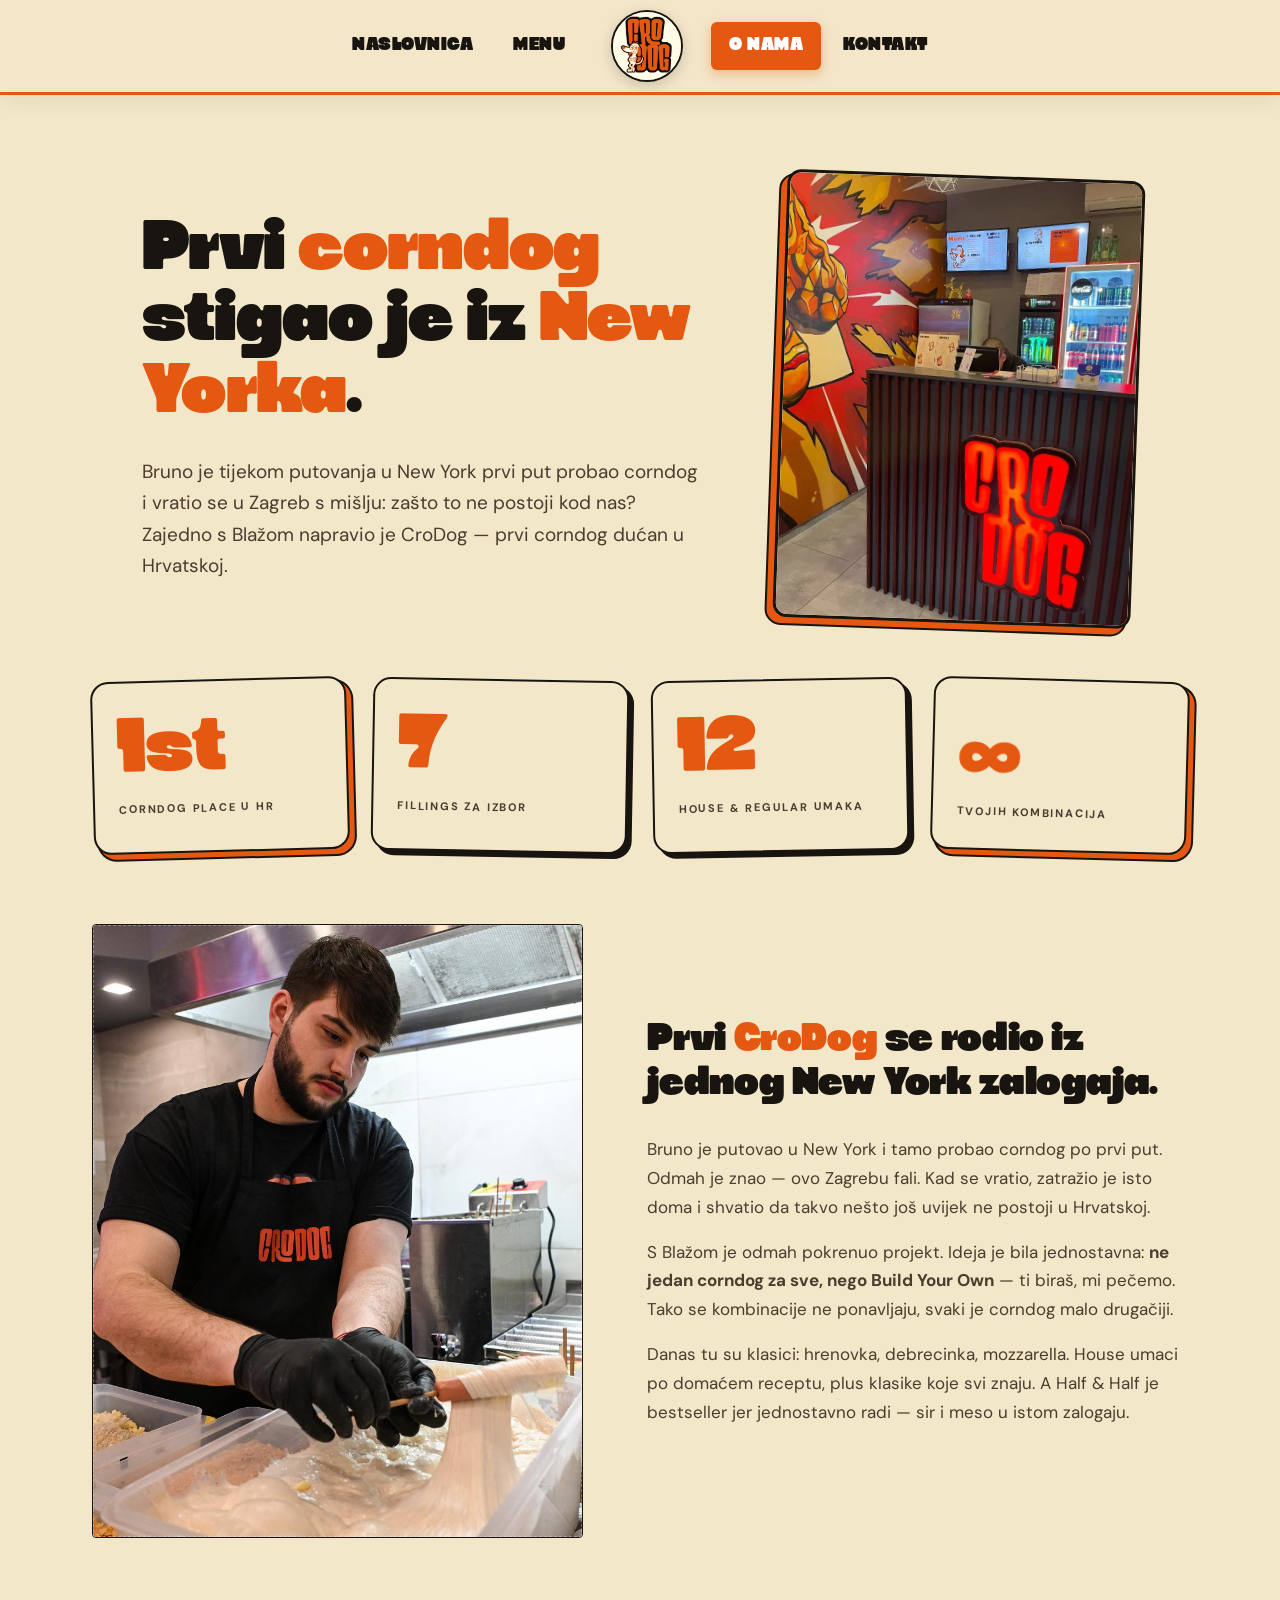
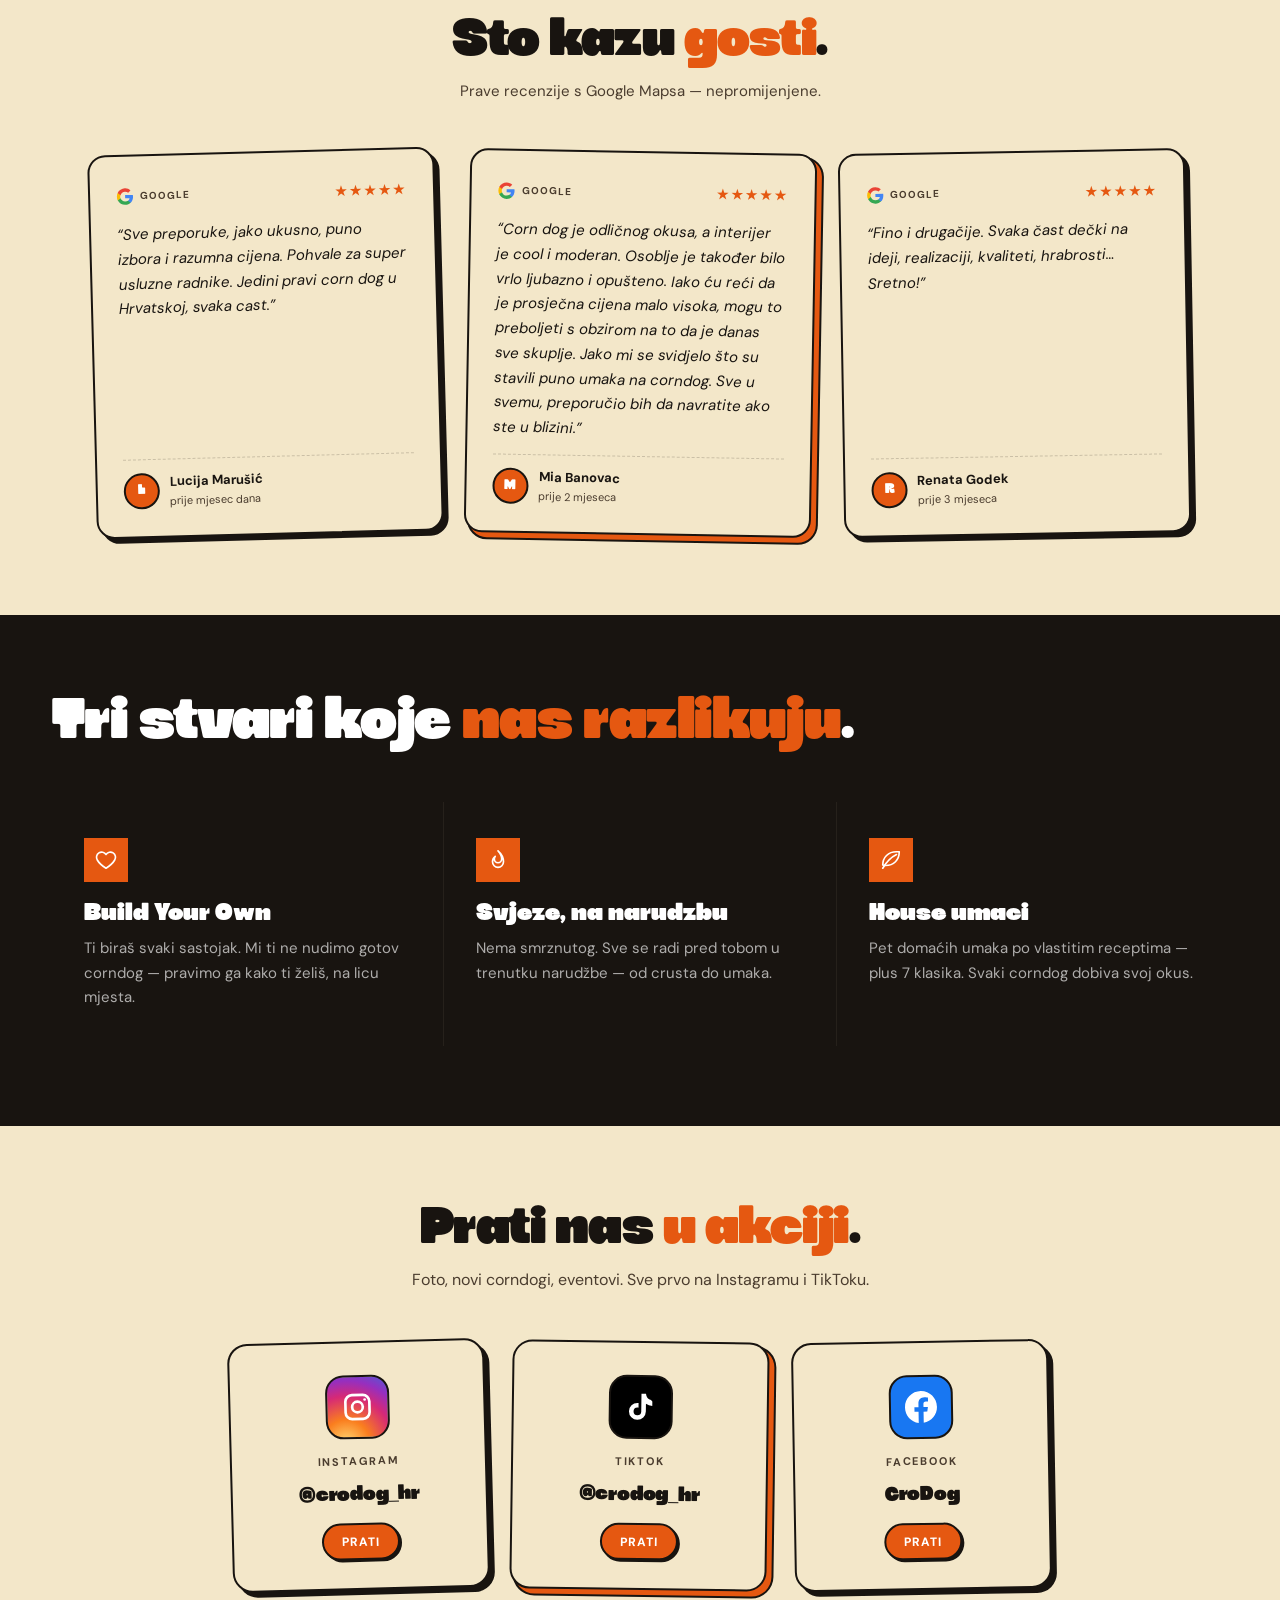
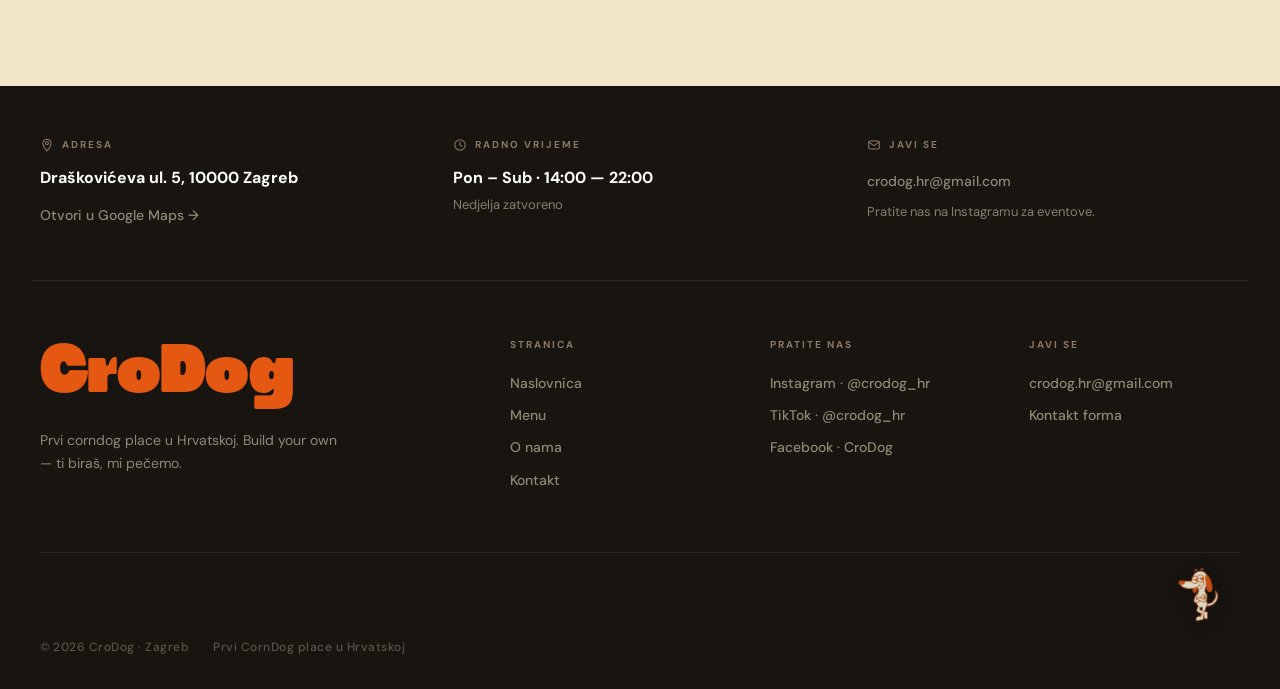
<file: onama.html>
<!DOCTYPE html>
<html lang="hr">
<head>
<meta charset="UTF-8" />
<meta name="viewport" content="width=device-width, initial-scale=1.0" />
<meta name="theme-color" content="#E55811" />
<title>CroDog — O nama</title>
<meta name="description" content="Priča o prvom corndog dućanu u Hrvatskoj. Bruno i Blaž, Zagreb." />
<link rel="preconnect" href="https://fonts.googleapis.com">
<link rel="preconnect" href="https://fonts.gstatic.com" crossorigin>
<link href="https://fonts.googleapis.com/css2?family=DM+Sans:ital,opsz,wght@0,9..40,400;0,9..40,500;0,9..40,600;0,9..40,700;0,9..40,800;1,9..40,400&display=swap" rel="stylesheet">
<link rel="stylesheet" href="styles.css" />
</head>
<body>

<a href="#main" class="skip">Skoci na sadrzaj</a>

<svg class="icon-sprite" aria-hidden="true">
  <symbol id="i-arrow" viewBox="0 0 24 24"><path d="M5 12h14M13 5l7 7-7 7"/></symbol>
  <symbol id="i-camera" viewBox="0 0 24 24"><path d="M3 8h3l2-3h8l2 3h3v11H3z"/><circle cx="12" cy="13" r="3.5"/></symbol>
  <symbol id="i-map" viewBox="0 0 24 24"><path d="M9 4 3 6v14l6-2 6 2 6-2V4l-6 2-6-2zM9 4v14M15 6v14"/></symbol>
  <symbol id="i-pin" viewBox="0 0 24 24"><path d="M12 22s7-7.5 7-13a7 7 0 1 0-14 0c0 5.5 7 13 7 13z"/><circle cx="12" cy="9" r="2.5"/></symbol>
  <symbol id="i-clock" viewBox="0 0 24 24"><circle cx="12" cy="12" r="9"/><path d="M12 7v5l3 2"/></symbol>
  <symbol id="i-leaf" viewBox="0 0 24 24"><path d="M21 3c0 9-6 15-15 15-1.5 0-3-.5-3-.5C3 9 9 3 18 3h3z"/><path d="M3 21c4-7 9-12 15-15"/></symbol>
  <symbol id="i-flame" viewBox="0 0 24 24"><path d="M12 2s4 4 4 9a4 4 0 0 1-8 0c0-2 1-3 1-3s-3 2-3 6a6 6 0 0 0 12 0c0-7-6-12-6-12z"/></symbol>
  <symbol id="i-heart" viewBox="0 0 24 24"><path d="M12 21s-7-4.5-9.5-9A5 5 0 0 1 12 6a5 5 0 0 1 9.5 6c-2.5 4.5-9.5 9-9.5 9z"/></symbol>
  <symbol id="i-mail" viewBox="0 0 24 24"><rect x="3" y="5" width="18" height="14" rx="2"/><path d="m3 7 9 6 9-6"/></symbol>
  <symbol id="i-instagram" viewBox="0 0 24 24"><rect x="3" y="3" width="18" height="18" rx="5"/><circle cx="12" cy="12" r="4"/><circle cx="17.5" cy="6.5" r="1" fill="currentColor"/></symbol>
  <symbol id="i-phone" viewBox="0 0 24 24"><path d="M22 16.92v3a2 2 0 0 1-2.18 2 19.79 19.79 0 0 1-8.63-3.07 19.5 19.5 0 0 1-6-6 19.79 19.79 0 0 1-3.07-8.67A2 2 0 0 1 4.11 2h3a2 2 0 0 1 2 1.72 12.84 12.84 0 0 0 .7 2.81 2 2 0 0 1-.45 2.11L8.09 9.91a16 16 0 0 0 6 6l1.27-1.27a2 2 0 0 1 2.11-.45 12.84 12.84 0 0 0 2.81.7A2 2 0 0 1 22 16.92z"/></symbol>
  <symbol id="i-check" viewBox="0 0 24 24"><path d="m5 12 5 5L20 7"/></symbol>
  <symbol id="i-spark" viewBox="0 0 24 24"><path d="M12 2 9 9l-7 3 7 3 3 7 3-7 7-3-7-3z"/></symbol>
  <symbol id="i-paw" viewBox="0 0 24 24"><circle cx="6" cy="9" r="2"/><circle cx="10" cy="6" r="2"/><circle cx="14" cy="6" r="2"/><circle cx="18" cy="9" r="2"/><path d="M12 12c-3 0-6 2-6 5a3 3 0 0 0 3 3c1 0 2-.5 3-.5s2 .5 3 .5a3 3 0 0 0 3-3c0-3-3-5-6-5z"/></symbol>
  <symbol id="i-zap" viewBox="0 0 24 24"><path d="M13 2 3 14h7l-1 8 10-12h-7l1-8z"/></symbol>
</svg>

<nav class="nav" aria-label="Glavna navigacija">
  <div class="nav-rain" aria-hidden="true">
    <svg class="mini-dog" style="--x:4%;  --d:0s;    --r:-42deg; --dur:6.2s;" viewBox="0 0 20 44"><line x1="10" y1="30" x2="10" y2="44" stroke="#6b4423" stroke-width="2" stroke-linecap="round"/><rect x="3" y="3" width="14" height="28" rx="6" fill="#E55811"/><rect x="3" y="3" width="14" height="28" rx="6" fill="none" stroke="#B83F05" stroke-width="1"/></svg>
    <svg class="mini-dog" style="--x:11%; --d:1.4s;  --r:25deg;  --dur:7.4s;" viewBox="0 0 20 44"><line x1="10" y1="30" x2="10" y2="44" stroke="#6b4423" stroke-width="2" stroke-linecap="round"/><rect x="3" y="3" width="14" height="28" rx="6" fill="#FA7232"/></svg>
    <svg class="mini-dog" style="--x:19%; --d:3.1s;  --r:-55deg; --dur:5.8s;" viewBox="0 0 20 44"><line x1="10" y1="30" x2="10" y2="44" stroke="#6b4423" stroke-width="2" stroke-linecap="round"/><rect x="3" y="3" width="14" height="28" rx="6" fill="#E55811"/></svg>
    <svg class="mini-dog" style="--x:27%; --d:2.2s;  --r:38deg;  --dur:6.9s;" viewBox="0 0 20 44"><line x1="10" y1="30" x2="10" y2="44" stroke="#6b4423" stroke-width="2" stroke-linecap="round"/><rect x="3" y="3" width="14" height="28" rx="6" fill="#B83F05"/></svg>
    <svg class="mini-dog" style="--x:74%; --d:0.6s;  --r:-30deg; --dur:7.1s;" viewBox="0 0 20 44"><line x1="10" y1="30" x2="10" y2="44" stroke="#6b4423" stroke-width="2" stroke-linecap="round"/><rect x="3" y="3" width="14" height="28" rx="6" fill="#FA7232"/></svg>
    <svg class="mini-dog" style="--x:82%; --d:2.8s;  --r:60deg;  --dur:6.4s;" viewBox="0 0 20 44"><line x1="10" y1="30" x2="10" y2="44" stroke="#6b4423" stroke-width="2" stroke-linecap="round"/><rect x="3" y="3" width="14" height="28" rx="6" fill="#E55811"/></svg>
    <svg class="mini-dog" style="--x:89%; --d:1.9s;  --r:-20deg; --dur:5.6s;" viewBox="0 0 20 44"><line x1="10" y1="30" x2="10" y2="44" stroke="#6b4423" stroke-width="2" stroke-linecap="round"/><rect x="3" y="3" width="14" height="28" rx="6" fill="#FA7232"/></svg>
    <svg class="mini-dog" style="--x:96%; --d:3.7s;  --r:48deg;  --dur:7.8s;" viewBox="0 0 20 44"><line x1="10" y1="30" x2="10" y2="44" stroke="#6b4423" stroke-width="2" stroke-linecap="round"/><rect x="3" y="3" width="14" height="28" rx="6" fill="#B83F05"/></svg>
  </div>
  <div class="nav-main">
    <button class="nav-burger" aria-label="Otvori izbornik" aria-expanded="false"><span></span><span></span><span></span></button>
    <div class="nav-links left">
      <a href="index.html" class="nav-link">Naslovnica</a>
      <a href="menu.html" class="nav-link">Menu</a>
    </div>
    <a href="index.html" class="logo" aria-label="CroDog naslovnica">
      <img src="assets/logo.jpg" alt="CroDog" />
    </a>
    <div class="nav-links right">
      <a href="onama.html" class="nav-link active">O nama</a>
      <a href="kontakt.html" class="nav-link">Kontakt</a>
    </div>
  </div>
</nav>

<main id="main">

  <!-- HERO -->
  <section class="about-hero" aria-labelledby="about-h">
    <div class="about-hero-text">
      <h1 id="about-h">Prvi <em>corndog</em><br>stigao je iz <em>New Yorka</em>.</h1>
      <p>Bruno je tijekom putovanja u New York prvi put probao corndog i vratio se u Zagreb s mišlju: zašto to ne postoji kod nas? Zajedno s Blažom napravio je CroDog — prvi corndog dućan u Hrvatskoj.</p>
    </div>
    <div class="about-hero-photo">
      <img src="assets/about-shop-interior.webp" alt="CroDog lokal iznutra" style="width:100%;height:100%;object-fit:cover;object-position:center 50%;display:block;">
    </div>
  </section>

  <!-- STATS -->
  <section class="about-stats" aria-label="Brojke">
    <div class="about-stat">
      <span class="num" data-count="1" data-suffix="st" data-type="pop">1st</span>
      <span class="lbl">Corndog place u HR</span>
    </div>
    <div class="about-stat">
      <span class="num" data-count="7" data-type="count">7</span>
      <span class="lbl">Fillings za izbor</span>
    </div>
    <div class="about-stat">
      <span class="num" data-count="12" data-type="count">12</span>
      <span class="lbl">House &amp; regular umaka</span>
    </div>
    <div class="about-stat">
      <span class="num" data-type="infinity">∞</span>
      <span class="lbl">Tvojih kombinacija</span>
    </div>
  </section>

  <!-- STORY -->
  <section class="story">
    <div class="photo" aria-label="Foto: Bruno i Blaz" style="overflow:hidden;border-radius:4px;">
      <img src="assets/about-owners.jpeg" alt="Bruno i Blaž, osnivači CroDoga" style="width:100%;height:100%;object-fit:cover;object-position:center 20%;display:block;">
    </div>
    <div class="story-text">
      <p class="lead">Prvi <em>CroDog</em> se rodio iz jednog New York zalogaja.</p>
      <p>Bruno je putovao u New York i tamo probao corndog po prvi put. Odmah je znao — ovo Zagrebu fali. Kad se vratio, zatražio je isto doma i shvatio da takvo nešto još uvijek ne postoji u Hrvatskoj.</p>
      <p>S Blažom je odmah pokrenuo projekt. Ideja je bila jednostavna: <strong>ne jedan corndog za sve, nego Build Your Own</strong> — ti biraš, mi pečemo. Tako se kombinacije ne ponavljaju, svaki je corndog malo drugačiji.</p>
      <p>Danas tu su klasici: hrenovka, debrecinka, mozzarella. House umaci po domaćem receptu, plus klasike koje svi znaju. A Half &amp; Half je bestseller jer jednostavno radi — sir i meso u istom zalogaju.</p>
    </div>
  </section>

  <!-- REVIEWS -->
  <section class="reviews-section" aria-labelledby="rev-h">
    <div class="reviews-head">
      <h2 id="rev-h">Sto kazu <em>gosti</em>.</h2>
      <p>Prave recenzije s Google Mapsa — nepromijenjene.</p>
    </div>
    <div class="reviews-grid">
      <article class="review-card">
        <div class="review-top">
          <span class="g-logo">
            <svg viewBox="0 0 24 24" fill="none" xmlns="http://www.w3.org/2000/svg"><path d="M22.56 12.25c0-.78-.07-1.53-.2-2.25H12v4.26h5.92c-.26 1.37-1.04 2.53-2.21 3.31v2.77h3.57c2.08-1.92 3.28-4.74 3.28-8.09z" fill="#4285F4"/><path d="M12 23c2.97 0 5.46-.98 7.28-2.66l-3.57-2.77c-.98.66-2.23 1.06-3.71 1.06-2.86 0-5.29-1.93-6.16-4.53H2.18v2.84C3.99 20.53 7.7 23 12 23z" fill="#34A853"/><path d="M5.84 14.09c-.22-.66-.35-1.36-.35-2.09s.13-1.43.35-2.09V7.07H2.18C1.43 8.55 1 10.22 1 12s.43 3.45 1.18 4.93l3.66-2.84z" fill="#FBBC05"/><path d="M12 5.38c1.62 0 3.06.56 4.21 1.64l3.15-3.15C17.45 2.09 14.97 1 12 1 7.7 1 3.99 3.47 2.18 7.07l3.66 2.84c.87-2.6 3.3-4.53 6.16-4.53z" fill="#EA4335"/></svg>
            Google
          </span>
          <span class="review-stars">★★★★★</span>
        </div>
        <p class="review-text">Sve preporuke, jako ukusno, puno izbora i razumna cijena. Pohvale za super usluzne radnike. Jedini pravi corn dog u Hrvatskoj, svaka cast.</p>
        <div class="review-author">
          <span class="review-avatar">L</span>
          <div>
            <div class="review-name">Lucija Marušić</div>
            <div class="review-date">prije mjesec dana</div>
          </div>
        </div>
      </article>

      <article class="review-card">
        <div class="review-top">
          <span class="g-logo">
            <svg viewBox="0 0 24 24" fill="none" xmlns="http://www.w3.org/2000/svg"><path d="M22.56 12.25c0-.78-.07-1.53-.2-2.25H12v4.26h5.92c-.26 1.37-1.04 2.53-2.21 3.31v2.77h3.57c2.08-1.92 3.28-4.74 3.28-8.09z" fill="#4285F4"/><path d="M12 23c2.97 0 5.46-.98 7.28-2.66l-3.57-2.77c-.98.66-2.23 1.06-3.71 1.06-2.86 0-5.29-1.93-6.16-4.53H2.18v2.84C3.99 20.53 7.7 23 12 23z" fill="#34A853"/><path d="M5.84 14.09c-.22-.66-.35-1.36-.35-2.09s.13-1.43.35-2.09V7.07H2.18C1.43 8.55 1 10.22 1 12s.43 3.45 1.18 4.93l3.66-2.84z" fill="#FBBC05"/><path d="M12 5.38c1.62 0 3.06.56 4.21 1.64l3.15-3.15C17.45 2.09 14.97 1 12 1 7.7 1 3.99 3.47 2.18 7.07l3.66 2.84c.87-2.6 3.3-4.53 6.16-4.53z" fill="#EA4335"/></svg>
            Google
          </span>
          <span class="review-stars">★★★★★</span>
        </div>
        <p class="review-text">Corn dog je odličnog okusa, a interijer je cool i moderan. Osoblje je također bilo vrlo ljubazno i opušteno. Iako ću reći da je prosječna cijena malo visoka, mogu to preboljeti s obzirom na to da je danas sve skuplje. Jako mi se svidjelo što su stavili puno umaka na corndog. Sve u svemu, preporučio bih da navratite ako ste u blizini.</p>
        <div class="review-author">
          <span class="review-avatar">M</span>
          <div>
            <div class="review-name">Mia Banovac</div>
            <div class="review-date">prije 2 mjeseca</div>
          </div>
        </div>
      </article>

      <article class="review-card">
        <div class="review-top">
          <span class="g-logo">
            <svg viewBox="0 0 24 24" fill="none" xmlns="http://www.w3.org/2000/svg"><path d="M22.56 12.25c0-.78-.07-1.53-.2-2.25H12v4.26h5.92c-.26 1.37-1.04 2.53-2.21 3.31v2.77h3.57c2.08-1.92 3.28-4.74 3.28-8.09z" fill="#4285F4"/><path d="M12 23c2.97 0 5.46-.98 7.28-2.66l-3.57-2.77c-.98.66-2.23 1.06-3.71 1.06-2.86 0-5.29-1.93-6.16-4.53H2.18v2.84C3.99 20.53 7.7 23 12 23z" fill="#34A853"/><path d="M5.84 14.09c-.22-.66-.35-1.36-.35-2.09s.13-1.43.35-2.09V7.07H2.18C1.43 8.55 1 10.22 1 12s.43 3.45 1.18 4.93l3.66-2.84z" fill="#FBBC05"/><path d="M12 5.38c1.62 0 3.06.56 4.21 1.64l3.15-3.15C17.45 2.09 14.97 1 12 1 7.7 1 3.99 3.47 2.18 7.07l3.66 2.84c.87-2.6 3.3-4.53 6.16-4.53z" fill="#EA4335"/></svg>
            Google
          </span>
          <span class="review-stars">★★★★★</span>
        </div>
        <p class="review-text">Fino i drugačije. Svaka čast dečki na ideji, realizaciji, kvaliteti, hrabrosti… Sretno!</p>
        <div class="review-author">
          <span class="review-avatar">R</span>
          <div>
            <div class="review-name">Renata Godek</div>
            <div class="review-date">prije 3 mjeseca</div>
          </div>
        </div>
      </article>
    </div>
  </section>

  <!-- VALUES -->
  <section class="values-section" aria-labelledby="vals-h">
    <div class="section-head">
      <h2 id="vals-h">Tri stvari koje <span class="hl">nas razlikuju</span>.</h2>
    </div>
    <div class="values-grid">
      <div class="value">
        <div class="icon-wrap"><svg class="ico"><use href="#i-heart"/></svg></div>
        <h4>Build Your Own</h4>
        <p>Ti biraš svaki sastojak. Mi ti ne nudimo gotov corndog — pravimo ga kako ti želiš, na licu mjesta.</p>
      </div>
      <div class="value">
        <div class="icon-wrap"><svg class="ico"><use href="#i-flame"/></svg></div>
        <h4>Svjeze, na narudzbu</h4>
        <p>Nema smrznutog. Sve se radi pred tobom u trenutku narudžbe — od crusta do umaka.</p>
      </div>
      <div class="value">
        <div class="icon-wrap"><svg class="ico"><use href="#i-leaf"/></svg></div>
        <h4>House umaci</h4>
        <p>Pet domaćih umaka po vlastitim receptima — plus 7 klasika. Svaki corndog dobiva svoj okus.</p>
      </div>
    </div>
  </section>

  <!-- SOCIAL CTA -->
  <section class="social-cta" aria-labelledby="soc-h">
    <h2 id="soc-h">Prati nas <em>u akciji</em>.</h2>
    <p>Foto, novi corndogi, eventovi. Sve prvo na Instagramu i TikToku.</p>
    <div class="social-cards">
      <a href="https://www.instagram.com/crodog_hr/" target="_blank" rel="noopener" class="social-card" aria-label="CroDog na Instagramu">
        <div class="social-icon-wrap">
          <svg viewBox="0 0 24 24" fill="none" stroke="currentColor" stroke-width="2" stroke-linecap="round" stroke-linejoin="round"><rect x="3" y="3" width="18" height="18" rx="5"/><circle cx="12" cy="12" r="4"/><circle cx="17.5" cy="6.5" r="1" fill="white" stroke="none"/></svg>
        </div>
        <span class="social-network">Instagram</span>
        <span class="social-handle">@crodog_hr</span>
        <span class="social-follow">Prati</span>
      </a>
      <a href="https://www.tiktok.com/@crodog_hr" target="_blank" rel="noopener" class="social-card" aria-label="CroDog na TikToku">
        <div class="social-icon-wrap">
          <svg viewBox="0 0 24 24" fill="white"><path d="M19.59 6.69a4.83 4.83 0 0 1-3.77-4.25V2h-3.45v13.67a2.89 2.89 0 0 1-2.88 2.5 2.89 2.89 0 0 1-2.89-2.89 2.89 2.89 0 0 1 2.89-2.89c.28 0 .54.04.79.1V9.01a6.33 6.33 0 0 0-.79-.05 6.34 6.34 0 0 0-6.34 6.34 6.34 6.34 0 0 0 6.34 6.34 6.34 6.34 0 0 0 6.33-6.34V9.59a8.16 8.16 0 0 0 4.77 1.52V7.68a4.85 4.85 0 0 1-1-.99z"/></svg>
        </div>
        <span class="social-network">TikTok</span>
        <span class="social-handle">@crodog_hr</span>
        <span class="social-follow">Prati</span>
      </a>
      <a href="https://www.facebook.com/profile.php?id=61584961055950" target="_blank" rel="noopener" class="social-card" aria-label="CroDog na Facebooku">
        <div class="social-icon-wrap">
          <svg viewBox="0 0 24 24" fill="white"><path d="M24 12.073c0-6.627-5.373-12-12-12s-12 5.373-12 12c0 5.99 4.388 10.954 10.125 11.854v-8.385H7.078v-3.47h3.047V9.43c0-3.007 1.792-4.669 4.533-4.669 1.312 0 2.686.235 2.686.235v2.953H15.83c-1.491 0-1.956.925-1.956 1.874v2.25h3.328l-.532 3.47h-2.796v8.385C19.612 23.027 24 18.062 24 12.073z"/></svg>
        </div>
        <span class="social-network">Facebook</span>
        <span class="social-handle">CroDog</span>
        <span class="social-follow">Prati</span>
      </a>
    </div>
  </section>

</main>

<footer class="foot">
  <div class="foot-loc">
    <div class="foot-loc-inner">
      <div class="fl-block">
        <h4><svg class="ico" style="width:14px;height:14px"><use href="#i-pin"/></svg> Adresa</h4>
        <p class="fl-main">Draškovićeva ul. 5, 10000 Zagreb</p>
        <a href="https://maps.google.com/?q=Draškovićeva+5+Zagreb" target="_blank" rel="noopener" class="fl-link">Otvori u Google Maps →</a>
      </div>
      <div class="fl-block">
        <h4><svg class="ico" style="width:14px;height:14px"><use href="#i-clock"/></svg> Radno vrijeme</h4>
        <p class="fl-main">Pon – Sub · 14:00 — 22:00</p>
        <p class="fl-sub">Nedjelja zatvoreno</p>
      </div>
      <div class="fl-block">
        <h4><svg class="ico" style="width:14px;height:14px"><use href="#i-mail"/></svg> Javi se</h4>
        <p class="fl-main"><a href="mailto:crodog.hr@gmail.com">crodog.hr@gmail.com</a></p>
        <p class="fl-sub">Pratite nas na Instagramu za eventove.</p>
      </div>
    </div>
  </div>
  <div class="foot-grid">
    <div class="foot-brand">
      <a href="index.html" class="foot-logo">CroDog</a>
      <p class="tag-line">Prvi corndog place u Hrvatskoj. Build your own — ti biraš, mi pečemo.</p>
    </div>
    <div>
      <h4>Stranica</h4>
      <a href="index.html">Naslovnica</a>
      <a href="menu.html">Menu</a>
      <a href="onama.html">O nama</a>
      <a href="kontakt.html">Kontakt</a>
    </div>
    <div>
      <h4>Pratite nas</h4>
      <a href="https://www.instagram.com/crodog_hr/" target="_blank" rel="noopener">Instagram · @crodog_hr</a>
      <a href="https://www.tiktok.com/@crodog_hr" target="_blank" rel="noopener">TikTok · @crodog_hr</a>
      <a href="https://www.facebook.com/profile.php?id=61584961055950" target="_blank" rel="noopener">Facebook · CroDog</a>
    </div>
    <div>
      <h4>Javi se</h4>
      <a href="mailto:crodog.hr@gmail.com">crodog.hr@gmail.com</a>
      <a href="kontakt.html">Kontakt forma</a>
    </div>
  </div>
  <div class="foot-bottom">
    <span>© 2026 CroDog · Zagreb</span>
    <span>Prvi CornDog place u Hrvatskoj</span>
    <img class="foot-mascot" src="assets/mascot.png" alt="" aria-hidden="true" />
  </div>
</footer>

<script>
(function() {
  const nav = document.querySelector('.nav');
  const burger = document.querySelector('.nav-burger');
  if (burger) burger.addEventListener('click', () => {
    const open = nav.classList.toggle('open');
    burger.setAttribute('aria-expanded', open ? 'true' : 'false');
  });
  let lastY = 0, ticking = false;
  window.addEventListener('scroll', () => {
    if (!ticking) {
      requestAnimationFrame(() => {
        const y = window.scrollY;
        if (y > lastY && y > 80) nav.classList.add('hidden');
        else nav.classList.remove('hidden');
        lastY = y; ticking = false;
      });
      ticking = true;
    }
  }, { passive: true });
})();

// About stats — count-up animation
(function() {
  const reduced = window.matchMedia('(prefers-reduced-motion: reduce)').matches;
  const statsSection = document.querySelector('.about-stats');
  if (!statsSection) return;

  function easeOutCubic(t) { return 1 - Math.pow(1 - t, 3); }

  function animateCount(el, target, duration) {
    if (reduced) return;
    const start = performance.now();
    function step(now) {
      const elapsed = now - start;
      const progress = Math.min(elapsed / duration, 1);
      const eased = easeOutCubic(progress);
      let display;
      if (progress < 0.75) {
        display = Math.floor(Math.random() * (target * 1.5));
      } else {
        display = Math.round(eased * target);
      }
      el.textContent = display;
      if (progress < 1) {
        el.classList.add('tick');
        setTimeout(() => el.classList.remove('tick'), 60);
        requestAnimationFrame(step);
      } else {
        el.textContent = target + (el.dataset.suffix || '');
      }
    }
    requestAnimationFrame(step);
  }

  function animateOrdinal(el, delay) {
    if (reduced) { el.textContent = '1st'; return; }
    const steps = ['4th', '3rd', '2nd', '1st'];
    el.textContent = steps[0];
    let i = 0;
    setTimeout(() => {
      const iv = setInterval(() => {
        i++;
        el.textContent = steps[i];
        el.classList.add('tick');
        setTimeout(() => el.classList.remove('tick'), 80);
        if (i >= steps.length - 1) clearInterval(iv);
      }, 240);
    }, delay);
  }

  function animateInfinity(el, delay) {
    if (reduced) return;
    el.style.display = 'inline-block';
    el.style.opacity = '0';
    setTimeout(() => {
      el.style.transition = 'opacity 400ms ease';
      el.style.opacity = '1';
      el.style.animation = 'infSpin 700ms ease-out ' + delay + 'ms both';
    }, 50);
  }

  const observer = new IntersectionObserver((entries) => {
    entries.forEach(entry => {
      if (!entry.isIntersecting) return;
      observer.disconnect();
      const nums = statsSection.querySelectorAll('.num');
      nums.forEach((el, i) => {
        const type = el.dataset.type;
        const delay = i * 120;
        if (type === 'count') {
          setTimeout(() => animateCount(el, parseInt(el.dataset.count), 900), delay);
        } else if (type === 'pop') {
          animateOrdinal(el, delay);
        } else if (type === 'infinity') {
          animateInfinity(el, delay);
        }
      });
    });
  }, { threshold: 0.3 });

  observer.observe(statsSection);
})();
</script>

</body>
</html>
</file>
<file: styles.css>
﻿/* =========================================================
   CroDog v4 — Editorial Full-Bleed
   Typography: Chunko (display) + Inter (body)
========================================================= */
@font-face {
  font-family: 'Chunko';
  src: url('Font/Chunko-Bold-Demo-BF67b2ec86adebe.otf') format('opentype');
  font-weight: 100 900;
  font-style: normal;
  font-display: swap;
}

:root {
  --orange: #E55811;
  --orange-2: #FA7232;
  --orange-deep: #B83F05;
  --orange-soft: rgba(229,88,17,.12);

  --cream: #f3e7c9;
  --cream-2: #faf0d7;

  --bg: #f3e7c9;
  --bg-2: #e8d9b0;

  /* Accents — used in About/Loc/Contact */
  --butter: #ffd86b;
  --mint: #c8ecd9;
  --pink: #ffd5cf;
  --card: #fff7e0;
  --card-2: #f0dfb0;

  --ink: #181410;
  --ink-2: #4a3c2e;
  --ink-3: #8c7866;
  --ink-4: #b8a594;

  --line: rgba(24,20,16,.12);

  /* Flat radii — editorial */
  --r-sm: 2px;
  --r-md: 4px;
  --r-lg: 6px;
  --r-xl: 8px;
  --r-pill: 999px;

  /* Shadows — subtle */
  --shadow-sm: 0 2px 12px rgba(24,20,16,.06);
  --shadow-md: 0 8px 28px rgba(24,20,16,.09);
  --shadow-lg: 0 20px 56px rgba(24,20,16,.12);

  --t-fast: 160ms cubic-bezier(.2,.8,.4,1);
  --t-base: 260ms cubic-bezier(.2,.8,.4,1);
  --t-bounce: 340ms cubic-bezier(.34,1.56,.64,1);
}

* { box-sizing: border-box; margin: 0; padding: 0; }
html { scroll-behavior: smooth; }

body {
  font-family: 'DM Sans', 'DM Sans', system-ui, sans-serif;
  font-size: 16px; line-height: 1.6;
  color: var(--ink);
  background: var(--bg);
  -webkit-font-smoothing: antialiased;
  text-rendering: optimizeLegibility;
  overflow-x: clip;
}

a { color: inherit; text-decoration: none; }
main { position: relative; z-index: 1; }

/* a11y */
.skip {
  position: absolute; left: -9999px;
  background: var(--ink); color: white;
  padding: 12px 18px;
  font-weight: 700; z-index: 200;
}
.skip:focus { left: 0; top: 0; }
:focus-visible {
  outline: 3px solid var(--orange);
  outline-offset: 3px;
  border-radius: 4px;
}

@media (prefers-reduced-motion: reduce) {
  *, *::before, *::after {
    animation-duration: 0.01ms !important;
    transition-duration: 0.01ms !important;
  }
}

/* =========================================================
   TYPE UTILITIES
========================================================= */
h1, h2, h3, .display {
  font-family: 'Chunko', system-ui, sans-serif;
  line-height: 1;
  letter-spacing: -.01em;
}

.eyebrow {
  font-family: 'DM Sans', system-ui, sans-serif;
  font-size: 11px; letter-spacing: 3px;
  text-transform: uppercase; font-weight: 700;
  display: inline-flex; align-items: center; gap: 12px;
}
.eyebrow::before {
  content: ''; width: 28px; height: 1px; background: currentColor; flex-shrink: 0;
}

/* =========================================================
   NAV — floating, open, eye-catching
========================================================= */
.nav {
  position: sticky; top: 0;
  z-index: 60;
  width: 100%;
  background: rgba(243,231,201,.96);
  backdrop-filter: blur(12px);
  -webkit-backdrop-filter: blur(12px);
  border-bottom: 3px solid var(--orange);
  box-shadow: 0 2px 24px rgba(24,20,16,.08);
  font-family: 'DM Sans', system-ui, sans-serif;
  overflow: hidden;
  transform: translateY(0);
  transition: transform 320ms cubic-bezier(.2,.8,.4,1);
}
.nav.hidden {
  transform: translateY(-110%);
}

/* Falling mini corndogs — samo u navbaru */
.nav-rain {
  position: absolute; inset: 0;
  pointer-events: none;
  z-index: 0;
  overflow: hidden;
}
.nav-rain .mini-dog {
  position: absolute;
  top: -50px;
  left: var(--x);
  width: 16px; height: 36px;
  opacity: .55;
  animation: navFall var(--dur) linear var(--d) infinite;
  transform-origin: center;
  filter: drop-shadow(0 1px 2px rgba(24,20,16,.15));
}
@keyframes navFall {
  0%   { transform: translateY(0)    rotate(0deg); }
  100% { transform: translateY(160px) rotate(var(--r)); }
}
.nav-main { position: relative; z-index: 1; }

@media (prefers-reduced-motion: reduce) {
  .nav-rain { display: none; }
}

.nav-main {
  display: flex;
  align-items: center;
  justify-content: center;
  padding: 10px 32px;
  gap: 28px;
}

.nav .logo {
  display: inline-flex; align-items: center;
  color: var(--ink);
  flex-shrink: 0;
}
.nav .logo img {
  width: 72px; height: 72px;
  border-radius: 50%; object-fit: cover;
  border: 2px solid var(--ink);
  box-shadow: 0 4px 14px rgba(24,20,16,.18);
  transition: transform var(--t-base);
}
.nav .logo:hover img {
  transform: rotate(-6deg) scale(1.05);
}

.nav-links {
  display: flex; align-items: center;
  gap: 4px;
}

.nav-link {
  font-family: 'Chunko', sans-serif;
  font-size: 18px; letter-spacing: .5px; text-transform: uppercase;
  font-weight: 400;
  background: transparent; color: var(--ink);
  padding: 10px 18px;
  border-radius: 6px;
  cursor: pointer; border: none;
  transition: color var(--t-fast), background var(--t-fast), transform var(--t-fast);
  white-space: nowrap;
  position: relative;
}
.nav-link:hover {
  color: white;
  background: var(--orange);
  transform: translateY(-2px) rotate(-1.5deg);
}
.nav-link.active {
  color: white;
  background: var(--orange);
  box-shadow: 0 4px 12px rgba(229,88,17,.35);
}

/* =========================================================
   BUTTONS
========================================================= */
.btn {
  display: inline-flex; align-items: center; gap: 10px;
  font-family: 'DM Sans', system-ui, sans-serif;
  font-weight: 600; font-size: 14px;
  padding: 13px 22px;
  background: var(--ink); color: var(--cream);
  border: 1px solid var(--ink);
  cursor: pointer;
  transition: background var(--t-fast), color var(--t-fast), transform var(--t-fast);
  letter-spacing: .2px;
  border-radius: var(--r-sm);
}
.btn:hover { background: var(--orange); border-color: var(--orange); }
.btn .arrow { transition: transform var(--t-fast); }
.btn:hover .arrow { transform: translateX(3px); }

.btn.ghost { background: transparent; color: var(--ink); }
.btn.ghost:hover { background: var(--ink); color: var(--cream); }
.btn.orange { background: var(--orange); border-color: var(--orange); color: white; }
.btn.orange:hover { background: var(--orange-deep); border-color: var(--orange-deep); }
.btn.cream { background: var(--cream); color: var(--ink); border-color: var(--cream); }
.btn.cream:hover { background: var(--orange); border-color: var(--orange); color: white; }

/* =========================================================
   PHOTO PLACEHOLDERS
========================================================= */
.photo {
  position: relative;
  background: linear-gradient(135deg, var(--orange) 0%, var(--orange-deep) 100%);
  display: flex; align-items: center; justify-content: center;
  flex-direction: column; gap: 10px;
  color: rgba(255,255,255,.85);
  font-family: 'DM Sans', system-ui; font-size: 10px;
  text-transform: uppercase; letter-spacing: 2px; font-weight: 600;
  overflow: hidden;
}
.photo::after {
  content: '';
  position: absolute; inset: 0;
  border: 1px dashed rgba(255,255,255,.3);
  pointer-events: none;
}
.photo .ico { width: 26px; height: 26px; opacity: .7; stroke: currentColor; fill: none; stroke-width: 1.5; }
.photo .cap { text-align: center; max-width: 220px; line-height: 1.5; opacity: .8; }
.photo.dark { background: linear-gradient(135deg, var(--ink-2) 0%, var(--ink) 100%); color: rgba(243,231,201,.7); }
.photo.cream { background: var(--cream-2); color: var(--ink-3); border: 1px dashed var(--line); }

/* =========================================================
   ICONS
========================================================= */
.ico {
  width: 22px; height: 22px;
  stroke: currentColor; fill: none;
  stroke-width: 1.8; stroke-linecap: round; stroke-linejoin: round;
  flex-shrink: 0;
}
.icon-sprite { position: absolute; width: 0; height: 0; }

/* =========================================================
   TAG
========================================================= */
.tag {
  display: inline-flex; align-items: center; gap: 6px;
  font-family: 'DM Sans', system-ui;
  font-weight: 700; font-size: 10px;
  color: var(--ink);
  padding: 6px 10px;
  border: 1px solid var(--line);
  border-radius: var(--r-sm);
  text-transform: uppercase; letter-spacing: 1.5px;
  background: rgba(255,255,255,.6);
}
.tag.orange { background: var(--orange-soft); color: var(--orange-deep); border-color: rgba(229,88,17,.2); }
.tag.dark { background: var(--ink); color: var(--cream); border-color: var(--ink); }

/* =========================================================
   PAGES
========================================================= */
.page { display: none; }
.page.active { display: block; animation: fadeUp .4s var(--t-base) both; }
@keyframes fadeUp { from { opacity: 0; transform: translateY(10px); } to { opacity: 1; transform: none; } }

/* =========================================================
   FOOTER
========================================================= */
.foot {
  background: var(--ink);
  color: var(--cream);
  padding: 0 32px 32px;
  margin-top: 0;
  position: relative; z-index: 2;
}

/* Location strip — pokazuje se na svakoj stranici */
.foot-loc {
  border-bottom: 1px solid rgba(243,231,201,.1);
  padding: 48px 0;
  margin-bottom: 56px;
}
.foot-loc-inner {
  max-width: 1200px; margin: 0 auto;
  display: grid;
  grid-template-columns: repeat(3, 1fr);
  gap: 40px;
}
.fl-block h4 {
  display: inline-flex; align-items: center; gap: 8px;
  font-family: 'DM Sans', system-ui;
  font-size: 10px; color: var(--orange);
  margin-bottom: 14px;
  text-transform: uppercase; letter-spacing: 2px; font-weight: 700;
}
.fl-main {
  font-family: 'DM Sans', system-ui, sans-serif;
  font-size: 16px;
  font-weight: 700;
  color: white;
  line-height: 1.4;
}
.fl-main a { color: white; transition: color var(--t-fast); }
.fl-main a:hover { color: var(--orange); }
.fl-sub {
  font-size: 13px;
  color: rgba(243,231,201,.5);
  margin-top: 6px;
}
.fl-sub a { color: rgba(243,231,201,.5); }
.fl-sub a:hover { color: var(--orange); }
.fl-link {
  display: inline-block;
  margin-top: 10px;
  font-size: 13px; font-weight: 600;
  color: var(--orange);
  transition: transform var(--t-fast);
}
.fl-link:hover { transform: translateX(3px); color: var(--orange-2); }
.foot-grid {
  max-width: 1200px; margin: 0 auto;
  display: grid;
  grid-template-columns: 2fr 1fr 1fr 1fr;
  gap: 48px;
}
.foot-logo {
  font-family: 'Chunko' !important; font-size: 68px !important; color: var(--orange) !important;
  line-height: 1; letter-spacing: -.01em;
  display: inline-block; margin-bottom: 6px;
}
.foot-logo:hover { color: var(--orange) !important; }
.foot .tag-line {
  font-size: 14px; line-height: 1.65;
  color: rgba(243,231,201,.55);
  margin-top: 14px; max-width: 300px;
}
.foot h4 {
  font-family: 'DM Sans', system-ui;
  font-size: 10px; color: var(--ink-3);
  margin-bottom: 14px;
  text-transform: uppercase; letter-spacing: 2px; font-weight: 700;
}
.foot a {
  color: rgba(243,231,201,.55);
  display: block; padding: 5px 0;
  font-size: 14px; font-weight: 500;
  transition: color var(--t-fast);
}
.foot a:hover { color: var(--orange); }
.foot-bottom {
  border-top: 1px solid rgba(243,231,201,.08);
  margin-top: 56px; padding-top: 24px;
  max-width: 1200px; margin-left: auto; margin-right: auto;
  display: flex; justify-content: space-between; align-items: flex-end;
  gap: 24px;
  font-size: 12px; color: rgba(243,231,201,.3);
  font-weight: 500; letter-spacing: .5px;
}

/* =========================================================
   GLOBAL — prevent horizontal scroll (samo mobile, da ne razbije sticky)
========================================================= */
@media (max-width: 900px) {
  html, body { max-width: 100%; overflow-x: clip; }
}

/* =========================================================
   HAMBURGER BUTTON
========================================================= */
.nav-burger {
  display: none;
  position: absolute;
  top: 50%; right: 16px;
  transform: translateY(-50%);
  width: 44px; height: 44px;
  background: var(--orange);
  border: 2px solid var(--ink);
  border-radius: 8px;
  box-shadow: 3px 3px 0 var(--ink);
  cursor: pointer;
  align-items: center; justify-content: center;
  flex-direction: column;
  gap: 4px;
  padding: 0;
  z-index: 5;
}
.nav-burger span {
  display: block;
  width: 20px; height: 2.5px;
  background: white;
  border-radius: 2px;
  transition: transform .2s, opacity .2s;
}
.nav.open .nav-burger span:nth-child(1) { transform: translateY(6.5px) rotate(45deg); }
.nav.open .nav-burger span:nth-child(2) { opacity: 0; }
.nav.open .nav-burger span:nth-child(3) { transform: translateY(-6.5px) rotate(-45deg); }

/* =========================================================
   RESPONSIVE — NAV
========================================================= */
@media (max-width: 900px) {
  .nav { overflow: visible; }
  .nav-main { padding: 10px 16px; gap: 0; justify-content: center; position: relative; }
  .nav .logo { width: auto; }
  .nav .logo img { width: 52px; height: 52px; }
  .nav-burger { display: flex; }
  .nav-links {
    display: none;
    position: absolute;
    left: 0; right: 0;
    background: rgba(243,231,201,.98);
    backdrop-filter: blur(12px);
    flex-direction: column;
    padding: 4px 16px;
    gap: 0;
    z-index: 4;
  }
  .nav-links.left { top: 100%; padding-top: 12px; padding-bottom: 0; }
  .nav-links.right {
    top: calc(100% + 100px);
    padding-top: 0; padding-bottom: 14px;
    border-bottom: 3px solid var(--orange);
    box-shadow: 0 8px 20px rgba(24,20,16,.12);
  }
  .nav-link { padding: 12px 16px; font-size: 16px; letter-spacing: 1px; text-align: center; width: 100%; }
  .nav.open .nav-links { display: flex; }
  .foot { padding: 0 20px 24px; }
  .foot-loc { padding: 32px 0; margin-bottom: 40px; }
  .foot-loc-inner { grid-template-columns: 1fr; gap: 24px; }
  .foot-grid { grid-template-columns: 1fr 1fr; gap: 28px; }
  .foot-bottom { flex-direction: column; gap: 6px; }
}



/* ============================================================
   HOME — Full-Bleed Editorial (02)
============================================================ */

/* HERO */
.home-hero {
  position: relative;
  min-height: 90vh;
  background: var(--ink);
  color: var(--cream);
  overflow: hidden;
}
.home-hero::after {
  content: '';
  position: absolute; inset: 0;
  background: linear-gradient(to right, rgba(10,8,6,.82) 0%, rgba(10,8,6,.55) 55%, rgba(10,8,6,.15) 100%);
  z-index: 1;
  pointer-events: none;
}
.home-hero .hero-image {
  position: absolute; inset: 0;
  width: 100%; height: 100%;
  z-index: 0;
  object-fit: cover; object-position: center;
  display: block;
}
/* bottom content */
.hero-content {
  position: absolute; bottom: 56px; left: 56px; right: 56px;
  z-index: 4;
  display: grid; grid-template-columns: 2fr 1fr;
  gap: 56px; align-items: end;
}
.home-hero h1 {
  font-family: 'Chunko';
  font-size: clamp(44px, 6vw, 92px);
  line-height: 1;
  letter-spacing: -.01em;
  max-width: 780px;
  color: var(--cream);
  text-shadow: 0 2px 24px rgba(24,20,16,.4);
}
.home-hero h1 em {
  font-style: normal;
  color: var(--orange-2);
}
/* Hero CTA card — Build Your Own teaser */
.hero-cta {
  justify-self: end;
  max-width: 320px;
  padding: 26px 26px 24px;
  background: var(--cream);
  border: 3px solid var(--ink);
  border-radius: 16px;
  color: var(--ink);
  position: relative;
  transform: rotate(-2deg);
  box-shadow: 6px 6px 0 var(--ink);
  transition: transform .2s ease, box-shadow .2s ease;
}
.hero-cta:hover {
  transform: rotate(-1deg) translateY(-3px);
  box-shadow: 8px 10px 0 var(--ink);
}
.hero-cta::before { display: none; }
.hero-cta-eyebrow {
  font-family: 'DM Sans', system-ui, sans-serif;
  font-size: 10px; letter-spacing: 3px;
  text-transform: uppercase; font-weight: 700;
  color: var(--orange);
  display: inline-block;
  margin-bottom: 10px;
}
.hero-cta-title {
  font-family: 'Chunko';
  font-size: 28px;
  line-height: 1;
  letter-spacing: -.01em;
  color: var(--ink);
  margin-bottom: 14px;
}
.hero-cta-title .cta-num {
  font-style: normal;
  color: var(--orange);
  font-size: 1.4em;
  line-height: .85;
}
.hero-cta-chips {
  display: flex; flex-wrap: wrap;
  gap: 6px; align-items: center;
  font-family: 'DM Sans', system-ui, sans-serif;
  font-size: 11px; letter-spacing: 1.5px;
  text-transform: uppercase; font-weight: 700;
  color: rgba(20,15,10,.75);
  margin-bottom: 12px;
  padding-bottom: 12px;
  border-bottom: 2px dashed rgba(20,15,10,.2);
}
.hero-cta-chips .dot { color: var(--orange); font-size: 14px; }
.hero-cta-copy {
  font-size: 13px; line-height: 1.55;
  color: rgba(20,15,10,.82);
  margin-bottom: 16px;
}
.hero-cta-btn {
  width: 100%;
  justify-content: center;
  font-size: 14px;
  padding: 14px 20px;
  letter-spacing: 1px;
  text-transform: uppercase;
  font-weight: 700;
}
.hero-cta-btn .arrow {
  transition: transform var(--t-base);
}
.hero-cta-btn:hover .arrow {
  transform: translateX(5px);
}

/* ---- HOME SEKCIJA A: SIGNATURE ---- */
.sec-a {
  background: var(--cream);
  display: grid;
  grid-template-columns: 5fr 7fr;
  height: 680px;
}
.sec-a .panel-l {
  padding: 72px 52px;
  display: flex; flex-direction: column; justify-content: space-between;
}
.sec-a .panel-l .top {
  display: flex; justify-content: space-between; align-items: baseline;
  margin-bottom: 32px;
}
.sec-a .panel-l .top .no {
  font-family: 'DM Sans'; font-size: 11px; letter-spacing: 2px;
  text-transform: uppercase; color: var(--ink-3); font-weight: 700;
}
.sec-a .panel-l h2 {
  font-family: 'Chunko';
  font-size: clamp(40px, 4.5vw, 68px);
  line-height: 1; letter-spacing: -.01em;
  margin-bottom: 24px; color: var(--ink);
}
.sec-a .panel-l h2 em { font-style: normal; color: var(--orange); }
.sec-a .panel-l p {
  font-size: 17px; color: var(--ink-2); line-height: 1.65;
  margin-bottom: 32px; max-width: 400px;
}
.sec-a .details {
  padding-top: 28px;
  display: grid; grid-template-columns: 1fr 1fr; gap: 22px;
  font-family: 'DM Sans'; font-size: 12px; letter-spacing: 1.8px;
  text-transform: uppercase; color: var(--ink-3); font-weight: 700;
}
.sec-a .details span em {
  display: block; font-style: normal;
  font-family: 'Chunko'; font-size: 28px;
  color: var(--ink); letter-spacing: 0;
  text-transform: none; margin-top: 8px;
}
.sec-a .panel-r {
  position: relative;
  background: radial-gradient(circle at 40% 50%, var(--orange-2) 0%, var(--orange) 40%, var(--orange-deep) 100%);
  overflow: hidden; min-height: 560px;
}
.sec-a .panel-r .watermark {
  position: absolute; top: 50%; left: 50%;
  transform: translate(-50%, -50%);
  font-family: 'Chunko'; font-size: 180px;
  color: rgba(243,231,201,.14); letter-spacing: -.04em;
  pointer-events: none; white-space: nowrap;
}
.sec-a .panel-r .photo-label {
  position: absolute; bottom: 32px; left: 40px;
  font-family: 'DM Sans'; font-size: 11px; letter-spacing: 2.5px;
  text-transform: uppercase; color: rgba(243,231,201,.7); font-weight: 600;
  display: flex; align-items: center; gap: 12px;
}
.sec-a .panel-r .photo-label::before {
  content: ''; width: 22px; height: 1px; background: rgba(243,231,201,.5);
}
/* placeholder camera icon */
.sec-a .panel-r .ph-icon {
  position: absolute; top: 50%; left: 50%;
  transform: translate(-50%, -80%);
  opacity: .2; color: var(--cream);
  display: flex; flex-direction: column; align-items: center; gap: 12px;
  font-family: 'DM Sans'; font-size: 10px; letter-spacing: 3px; text-transform: uppercase;
}

/* ---- HOME SEKCIJA B: CRAFT PROCESS ---- */
.sec-b {
  background: var(--ink);
  color: var(--cream);
  padding: 100px 52px;
  border-bottom: 1px solid rgba(243,231,201,.08);
}
.sec-b-head {
  max-width: 1200px; margin: 0 auto 48px;
  display: grid; grid-template-columns: 1fr 1fr;
  align-items: end; gap: 48px;
}
.sec-b-head h2 {
  font-family: 'Chunko';
  font-size: clamp(44px, 5.5vw, 80px);
  line-height: 1; letter-spacing: -.01em;
  color: var(--cream);
}
.sec-b-head h2 em { font-style: normal; color: var(--orange); }
.sec-b-head p {
  font-size: 16px; color: rgba(243,231,201,.65);
  line-height: 1.6; max-width: 380px;
  padding-bottom: 4px;
}
.combo-stats {
  padding-bottom: 4px;
  display: flex; flex-direction: column; gap: 18px;
}
.combo-row {
  display: flex; align-items: center; gap: 8px;
  flex-wrap: wrap;
}
.combo-stat {
  display: flex; flex-direction: column;
  align-items: center; justify-content: center;
  min-width: 68px;
  padding: 14px 12px 10px;
  background: var(--cream);
  border: 2px solid var(--ink);
  border-radius: 12px;
  box-shadow: 3px 3px 0 rgba(237,95,30,.9);
  transition: transform .2s, box-shadow .2s;
}
.combo-stat:nth-child(1) { transform: rotate(-2deg); }
.combo-stat:nth-child(3) { transform: rotate(1.5deg); }
.combo-stat:nth-child(5) { transform: rotate(-1deg); }
.combo-stat:nth-child(7) { transform: rotate(2deg); }
.combo-stat:hover {
  transform: rotate(0) translateY(-3px);
  box-shadow: 4px 6px 0 rgba(237,95,30,.9);
}
.combo-stat .cs-num {
  font-family: 'Chunko';
  font-size: 32px;
  color: var(--orange);
  line-height: 1;
}
.combo-stat .cs-lbl {
  font-family: 'DM Sans'; font-size: 9px;
  letter-spacing: 1.5px; text-transform: uppercase;
  color: var(--ink-2); font-weight: 700;
  margin-top: 8px;
}
.combo-x {
  font-family: 'Chunko'; font-size: 16px;
  color: rgba(243,231,201,.3);
}
.combo-total {
  display: flex; align-items: baseline; gap: 12px;
  padding-top: 14px;
  border-top: 1px dashed rgba(243,231,201,.18);
}
.combo-total .ct-num {
  font-family: 'Chunko';
  font-size: clamp(28px, 3vw, 40px);
  color: var(--cream);
  line-height: 1;
  letter-spacing: -.01em;
}
.combo-total .ct-lbl {
  font-family: 'DM Sans'; font-size: 11px;
  letter-spacing: 2px; text-transform: uppercase;
  color: rgba(237,95,30,.85); font-weight: 700;
}
.sec-b-steps {
  max-width: 1200px; margin: 0 auto;
  display: grid; grid-template-columns: repeat(4, 1fr);
  gap: 20px;
}
.sec-b-step {
  background: rgba(255,255,255,.06);
  border-radius: 8px;
  padding: 36px 28px;
}
.sec-b-step .step-no {
  font-family: 'DM Sans'; font-size: 10px; letter-spacing: 3px;
  text-transform: uppercase; color: var(--orange); font-weight: 700;
  margin-bottom: 20px;
  display: flex; align-items: center; gap: 10px;
}
.sec-b-step .step-no::before {
  content: ''; width: 20px; height: 1px; background: var(--orange);
}
.sec-b-step .step-photo {
  aspect-ratio: 4/3; margin-bottom: 20px;
  background: rgba(243,231,201,.05);
  border: 1px dashed rgba(243,231,201,.12);
  display: flex; align-items: center; justify-content: center;
  flex-direction: column; gap: 8px;
  font-family: 'DM Sans'; font-size: 9px; letter-spacing: 2px;
  text-transform: uppercase; color: rgba(243,231,201,.3); font-weight: 600;
  overflow: hidden; border-radius: 4px;
}
.sec-b-step h3 {
  font-family: 'Chunko';
  font-size: 26px; color: var(--cream);
  margin-bottom: 8px; line-height: 1;
}
.sec-b-step p {
  font-size: 14px; color: rgba(243,231,201,.6);
  line-height: 1.55;
}

/* ---- HOME SEKCIJA C: PRIcA ---- */
.sec-c {
  background: var(--cream);
  padding: 100px 52px;
}
.sec-c-inner {
  max-width: 1200px; margin: 0 auto;
  display: grid; grid-template-columns: 3fr 2fr;
  gap: 80px; align-items: center;
}
.sec-c-text {}
.sec-c-text .ch-label {
  font-family: 'Chunko'; font-size: 22px; letter-spacing: .02em;
  text-transform: none; color: var(--orange); font-weight: 400;
  display: block;
  margin-bottom: 18px;
}
.sec-c-text .ch-label::before { display: none; }
.sec-c-text blockquote {
  font-family: 'Chunko';
  font-size: clamp(32px, 4vw, 54px);
  line-height: 1.05; letter-spacing: -.01em;
  color: var(--ink); margin-bottom: 32px;
}
.sec-c-text blockquote em { font-style: normal; color: var(--orange); }
.sec-c-text p {
  font-size: 18px; color: var(--ink-2); line-height: 1.75;
  margin-bottom: 14px; max-width: 560px;
}
.sec-c-text .cite {
  margin-top: 28px; padding-top: 20px;
  border-top: 1px solid var(--line);
  font-family: 'DM Sans'; font-size: 12px; letter-spacing: 1.5px;
  text-transform: uppercase; color: var(--ink-3); font-weight: 700;
}
.sec-c-photo {
  aspect-ratio: 3/4;
  position: relative;
  border: 3px solid var(--ink);
  border-radius: 12px;
  overflow: hidden;
  transform: rotate(2deg);
  box-shadow: -6px 6px 0 var(--ink);
  transition: transform .2s ease, box-shadow .2s ease;
}
.sec-c-photo:hover {
  transform: rotate(1deg) translateY(-3px);
  box-shadow: -8px 10px 0 var(--ink);
}
.sec-c-photo img {
  width: 100%; height: 100%;
  object-fit: cover; object-position: 14% top;
  display: block;
}
.sec-c-photo .ph-icon {
  position: absolute; top: 50%; left: 50%;
  transform: translate(-50%, -60%);
  color: rgba(243,231,201,.25);
  display: flex; flex-direction: column; align-items: center; gap: 10px;
  font-family: 'DM Sans'; font-size: 9px; letter-spacing: 3px; text-transform: uppercase;
}

/* ---- HOME SEKCIJA D: VISIT ---- */
.sec-d {
  background: var(--ink);
  color: var(--cream);
  padding: 100px 52px;
}
.sec-d-inner {
  max-width: 1200px; margin: 0 auto;
  display: grid; grid-template-columns: 1fr 1.2fr;
  gap: 80px; align-items: center;
}
.sec-d-text {}
.sec-d-text .ch-label {
  font-family: 'DM Sans'; font-size: 12px; letter-spacing: 2.5px;
  text-transform: uppercase; color: white; font-weight: 800;
  display: inline-flex; align-items: center; gap: 6px;
  background: var(--orange);
  border: 2px solid var(--cream);
  border-radius: 999px;
  padding: 8px 16px 7px;
  margin-bottom: 26px;
  box-shadow: 3px 3px 0 var(--cream);
  transform: rotate(-2deg);
  transform-origin: left center;
}
.sec-d-text .ch-label::after { display: none; }
.sec-d-text .ch-label::before { display: none; }
.sec-d-text h2 {
  font-family: 'Chunko';
  font-size: clamp(44px, 5.5vw, 76px);
  line-height: 1; letter-spacing: -.01em;
  color: var(--cream); margin-bottom: 24px;
}
.sec-d-text h2 em { font-style: normal; color: var(--orange); }
.sec-d-text > p {
  font-size: 18px; color: rgba(243,231,201,.75);
  line-height: 1.65; margin-bottom: 32px; max-width: 440px;
}
.sec-d-hours {
  list-style: none; margin-bottom: 36px;
}
.sec-d-hours li {
  display: flex; justify-content: space-between; align-items: center;
  padding: 16px 18px; font-size: 15px; font-weight: 600;
  background: rgba(243,231,201,.05); border-radius: 8px;
  margin-bottom: 8px;
}
.sec-d-hours li:last-child { border-bottom: none; }
.sec-d-hours li .day {
  font-family: 'DM Sans'; font-size: 12px; letter-spacing: 2.2px;
  text-transform: uppercase; font-weight: 700; color: rgba(243,231,201,.6);
}
.sec-d-hours li .time { color: var(--cream); font-family: 'Chunko'; font-size: 20px; }
.sec-d-hours li .closed { color: var(--orange); font-family: 'Chunko'; font-size: 20px; }
.sec-d-wrap {
  position: relative;
}
.sec-d-mascot {
  position: absolute;
  bottom: -18px;
  left: -90px;
  width: 170px;
  height: auto;
  z-index: 2;
  transform: rotate(5deg);
  pointer-events: none;
  filter: drop-shadow(0 14px 22px rgba(0,0,0,.5));
}
.sec-d-map {
  aspect-ratio: 4/3;
  background: var(--ink-2);
  border: 3px solid var(--cream);
  border-radius: 14px;
  position: relative;
  overflow: hidden;
  transform: rotate(1.5deg);
  box-shadow: 0 18px 40px -12px rgba(0,0,0,.6);
}
.sec-d-map img {
  width: 100%; height: 100%;
  object-fit: cover; object-position: center;
  display: block;
}

/* ============================================================
   MENU — Build Your Own
============================================================ */
.menu-header {
  background: var(--ink);
  color: var(--cream);
  padding: 72px 52px 56px;
  border-bottom: 1px solid rgba(243,231,201,.08);
}
.menu-header-inner { max-width: 1200px; margin: 0 auto; }
.menu-header .eyebrow { color: var(--orange); margin-bottom: 20px; }
.menu-header h1 {
  font-family: 'Chunko';
  font-size: clamp(48px, 6.5vw, 88px);
  line-height: 1; letter-spacing: -.01em;
  color: var(--cream); margin-bottom: 18px;
}
.menu-header h1 em { font-style: normal; color: var(--orange-2); }
.menu-header p {
  font-size: 17px; color: rgba(243,231,201,.65);
  max-width: 560px; line-height: 1.6;
}

.menu-layout {
  max-width: 1200px;
  margin: 0 auto;
  padding: 48px 52px 80px;
  display: grid;
  grid-template-columns: 1fr 360px;
  gap: 40px;
  align-items: start;
}
.builder { display: flex; flex-direction: column; gap: 16px; background: transparent; border: none; }
.b-section {
  background: var(--cream);
  padding: 30px 34px 32px;
  border: 2px solid var(--ink);
  border-radius: 18px;
  box-shadow: 0 2px 0 var(--ink), 0 10px 24px -12px rgba(20,15,10,.2);
}
.b-head {
  display: flex; align-items: center; gap: 14px;
  margin-bottom: 22px;
  padding-bottom: 16px; border-bottom: 2px dashed rgba(20,15,10,.15);
}
.b-head .num {
  width: 36px; height: 36px;
  background: var(--orange); color: white;
  border: 2px solid var(--ink);
  border-radius: 50%;
  display: inline-flex; align-items: center; justify-content: center;
  font-family: 'Chunko'; font-size: 16px; font-weight: 400;
  line-height: 1;
  padding-top: 3px;
  flex-shrink: 0;
  box-shadow: 2px 2px 0 var(--ink);
}
.b-head h3 {
  font-family: 'Chunko'; font-size: 22px; color: var(--ink); line-height: 1;
}
.b-head .hint {
  margin-left: auto;
  font-family: 'DM Sans'; font-size: 11px; letter-spacing: 1.5px;
  color: var(--ink-3); text-transform: uppercase; font-weight: 700;
}
.opts {
  display: grid;
  grid-template-columns: repeat(auto-fill, minmax(160px, 1fr));
  gap: 8px;
}
.opt {
  position: relative;
  background: #fffdf6;
  border: 1.5px solid rgba(20,15,10,.18);
  border-radius: 10px;
  padding: 12px 14px;
  cursor: pointer; font-family: inherit; color: var(--ink);
  text-align: left;
  display: flex; flex-direction: column; gap: 3px;
  transition: background 160ms, border-color 160ms;
}
.opt .o-name {
  display: inline-flex; align-items: center;
}
.opt::after { display: none; }
.opt:hover {
  background: #fff;
  border-color: rgba(237,95,30,.55);
}
.opt .o-name { font-family: 'DM Sans'; font-weight: 700; font-size: 14px; }
.opt .o-price { font-size: 12px; color: var(--ink-3); font-weight: 600; }
.opt.selected {
  background: var(--orange); color: white; border-color: var(--orange-deep);
}
.opt.selected::after {
  background: linear-gradient(135deg, transparent 50%, rgba(255,255,255,.55) 50%);
}
.opt.selected .o-price { color: rgba(255,255,255,.85); }

.board {
  position: relative;
  background: var(--ink); color: var(--cream);
  padding: 32px;
  border: 1px solid rgba(243,231,201,.08);
}
.board-head { margin-bottom: 20px; }
.board h4 { font-family: 'Chunko'; font-size: 36px; color: var(--cream); line-height: 1; }
.board .count { display: none; }
.board .sub { display: none; }
.board-rows { display: flex; flex-direction: column; gap: 1px; background: rgba(243,231,201,.06); margin-bottom: 1px; }
.board-row {
  display: flex; justify-content: space-between; align-items: center;
  padding: 12px 14px; background: var(--ink); gap: 12px;
}
.board-row .k {
  font-family: 'DM Sans'; font-size: 10px; color: rgba(243,231,201,.4);
  font-weight: 700; text-transform: uppercase; letter-spacing: 1.5px;
}
.board-row .v { font-family: 'DM Sans'; font-size: 14px; font-weight: 600; text-align: right; color: var(--cream); }
.board-row .v.empty { color: rgba(243,231,201,.25); font-weight: 400; }
.board-total {
  display: flex; justify-content: space-between; align-items: baseline;
  padding: 20px 0 6px;
  margin-top: 0; border-top: 1px solid rgba(243,231,201,.1);
}
.board-total .lbl { font-family: 'DM Sans'; font-size: 12px; letter-spacing: 2px; text-transform: uppercase; color: rgba(243,231,201,.5); font-weight: 700; }
.board-total .amt {
  font-family: 'Chunko'; font-size: 36px; color: var(--orange);
  transition: transform 340ms cubic-bezier(.34,1.56,.64,1);
}
.board-total .amt.bump { transform: scale(1.15); }
.board .reset {
  margin-top: 12px; width: 100%;
  background: transparent; border: 1px solid rgba(243,231,201,.1);
  padding: 11px; font-family: 'DM Sans'; font-weight: 600; font-size: 13px;
  color: rgba(243,231,201,.45); cursor: pointer;
  transition: background 160ms, color 160ms;
}
.board .reset:hover { background: rgba(243,231,201,.05); color: rgba(243,231,201,.8); }

.board-col { display: flex; flex-direction: column; gap: 22px; position: sticky; top: 80px; align-self: start; }

.sig-hint-card {
  display: flex; align-items: center; gap: 14px;
  padding: 18px 18px 18px 20px;
  background: var(--cream);
  border: 2.5px solid var(--ink);
  border-radius: 16px;
  text-decoration: none;
  cursor: pointer;
  transform: rotate(-1.5deg);
  box-shadow: 5px 5px 0 var(--orange), 5px 5px 0 2px var(--ink);
  transition: transform 180ms ease, box-shadow 180ms ease;
}
.sig-hint-card:hover {
  transform: rotate(0) translateY(-2px);
  box-shadow: 6px 8px 0 var(--orange), 6px 8px 0 2px var(--ink);
}
.sig-hint-text { display: flex; flex-direction: column; gap: 4px; flex: 1; }
.sig-hint-title {
  font-family: 'Chunko'; font-size: 20px; line-height: 1;
  color: var(--ink); letter-spacing: -.005em;
}
.sig-hint-sub {
  font-family: 'DM Sans'; font-size: 12px; font-weight: 600;
  color: var(--ink-2); line-height: 1.35;
}
.sig-hint-arrow {
  flex-shrink: 0;
  width: 44px; height: 44px; border-radius: 50%;
  background: var(--orange); color: white;
  border: 2.5px solid var(--ink);
  display: inline-flex; align-items: center; justify-content: center;
  box-shadow: 2px 2px 0 var(--ink);
  animation: sigBounce 1.4s ease-in-out infinite;
}
.sig-hint-arrow svg { width: 22px; height: 22px; }
@keyframes sigBounce {
  0%, 100% { transform: translateY(0); }
  50%       { transform: translateY(6px); }
}
@media (max-width: 980px) {
  .sig-hint-card { transform: rotate(-1deg); }
}

/* ============================================================
   ABOUT
============================================================ */
.about-hero {
  padding: 80px 52px 56px;
  max-width: 1100px; margin: 0 auto;
  display: grid;
  grid-template-columns: 1fr auto;
  gap: 48px;
  align-items: center;
}
.about-hero-text { max-width: 580px; }
.about-hero h1 {
  font-family: 'Chunko';
  font-size: clamp(40px, 5.5vw, 72px);
  line-height: 1.02; letter-spacing: -.01em;
  color: var(--ink); margin-bottom: 24px;
}
.about-hero h1 em { font-style: normal; color: var(--orange); }
.about-hero p { font-size: 19px; color: var(--ink-2); max-width: 560px; line-height: 1.65; }

/* Interior photo in hero — polaroid sticker */
.about-hero-photo {
  position: relative;
  width: clamp(240px, 28vw, 360px);
  aspect-ratio: 4/5;
  flex-shrink: 0;
  background: var(--cream-2);
  border: 3px solid var(--ink);
  border-radius: 14px;
  overflow: hidden;
  transform: rotate(2deg);
  box-shadow: -6px 6px 0 var(--orange), -6px 6px 0 2px var(--ink);
}
.about-hero-photo img {
  width: 100%; height: 100%;
  object-fit: cover; object-position: center;
  display: block;
}
/* img-ph inside hero photo */
.about-hero-photo .img-ph-inner {
  position: absolute; inset: 0;
  display: flex; align-items: center; justify-content: center;
  flex-direction: column; gap: 10px;
  color: rgba(20,15,10,.3);
  font-family: 'DM Sans'; font-size: 10px;
  letter-spacing: 2px; text-transform: uppercase;
}

/* ---- Stats — sticker cards with count-up ---- */
.about-stats {
  max-width: 1200px; margin: 0 auto;
  padding: 0 52px 72px;
  display: grid; grid-template-columns: repeat(4, 1fr);
  gap: 24px;
}
.about-stat {
  background: var(--cream);
  border: 2.5px solid var(--ink);
  border-radius: 18px;
  padding: 32px 24px 28px;
  display: flex; flex-direction: column; gap: 10px;
}
.about-stat:nth-child(1) { transform: rotate(-1.5deg); box-shadow: 5px 5px 0 var(--orange), 5px 5px 0 2px var(--ink); }
.about-stat:nth-child(2) { transform: rotate(1deg);   box-shadow: 5px 5px 0 var(--ink); }
.about-stat:nth-child(3) { transform: rotate(-1deg);  box-shadow: 5px 5px 0 var(--ink); }
.about-stat:nth-child(4) { transform: rotate(1.5deg); box-shadow: 5px 5px 0 var(--orange), 5px 5px 0 2px var(--ink); }
.about-stat .num {
  font-family: 'Chunko';
  font-size: clamp(52px, 6vw, 80px);
  color: var(--orange);
  line-height: 1; letter-spacing: -.01em;
  display: block;
  /* count-up animation states */
  transition: transform 80ms ease;
}
.about-stat .num.tick { transform: translateY(-4px); }
.about-stat .num[data-type="infinity"] {
  font-family: 'DM Sans', system-ui, sans-serif;
  font-weight: 900;
  -webkit-text-stroke: 3px var(--orange);
  font-size: clamp(58px, 6.5vw, 88px);
}
.about-stat .lbl {
  font-family: 'DM Sans'; font-size: 11px; color: var(--ink-2);
  font-weight: 700; text-transform: uppercase; letter-spacing: 1.8px;
  line-height: 1.4;
}

/* ---- Story ---- */
.story {
  max-width: 1200px; margin: 0 auto;
  padding: 0 52px 80px;
  display: grid; grid-template-columns: 1fr 1.1fr;
  gap: 64px; align-items: center;
}
.story .photo {
  aspect-ratio: 4/5; min-height: 460px;
  background: radial-gradient(circle at 40% 40%, var(--orange-2) 0%, var(--orange-deep) 100%);
  border: 1px solid var(--ink);
  display: flex; align-items: center; justify-content: center;
  flex-direction: column; gap: 10px; color: rgba(243,231,201,.3);
  font-family: 'DM Sans'; font-size: 10px; letter-spacing: 2px;
  text-transform: uppercase; font-weight: 600;
}
.story-text h2 {
  font-family: 'Chunko';
  font-size: clamp(32px, 4vw, 52px); line-height: 1.02;
  letter-spacing: -.01em; margin-bottom: 24px; color: var(--ink);
}
.story-text h2 em { color: var(--orange); font-style: normal; }
.story-text p { font-size: 17px; line-height: 1.7; color: var(--ink-2); margin-bottom: 16px; }
.story-text p.lead {
  font-family: 'Chunko', system-ui, sans-serif;
  font-size: clamp(28px, 3vw, 40px);
  line-height: 1.15;
  color: var(--ink);
  font-weight: 400;
  letter-spacing: -.01em;
  margin-bottom: 28px;
}
.story-text p.lead em {
  font-style: normal;
  color: var(--orange);
}

/* ---- Reviews ---- */
.reviews-section {
  padding: 0 52px 80px;
  max-width: 1200px; margin: 0 auto;
}
.reviews-head {
  text-align: center; margin-bottom: 48px;
}
.reviews-head h2 {
  font-family: 'Chunko';
  font-size: clamp(32px, 4vw, 52px);
  line-height: 1; letter-spacing: -.01em; color: var(--ink);
}
.reviews-head h2 em { font-style: normal; color: var(--orange); }
.reviews-head p { font-size: 15px; color: var(--ink-2); margin-top: 10px; }
.reviews-grid {
  display: grid; grid-template-columns: repeat(3, 1fr);
  gap: 28px;
}
.review-card {
  background: var(--cream);
  border: 2.5px solid var(--ink);
  border-radius: 18px;
  padding: 28px 26px 26px;
  display: flex; flex-direction: column; gap: 14px;
}
.review-card:nth-child(1) { transform: rotate(-1.5deg); box-shadow: 5px 5px 0 var(--ink); }
.review-card:nth-child(2) { transform: rotate(1deg);   box-shadow: 5px 5px 0 var(--orange), 5px 5px 0 2px var(--ink); }
.review-card:nth-child(3) { transform: rotate(-1deg);  box-shadow: 5px 5px 0 var(--ink); }
.review-top {
  display: flex; align-items: center; justify-content: space-between;
}
/* Google G logo */
.g-logo {
  display: inline-flex; align-items: center; gap: 6px;
  font-family: 'DM Sans'; font-size: 10px; font-weight: 700;
  letter-spacing: 1px; text-transform: uppercase; color: var(--ink-2);
}
.g-logo svg { width: 18px; height: 18px; flex-shrink: 0; }
.review-stars { color: var(--orange); font-size: 15px; letter-spacing: 1px; }
.review-text {
  font-family: 'DM Sans'; font-size: 15px; line-height: 1.65;
  color: var(--ink); font-style: italic; flex: 1;
}
.review-text::before { content: '\201C'; }
.review-text::after  { content: '\201D'; }
.review-author {
  display: flex; align-items: center; gap: 10px;
  padding-top: 12px;
  border-top: 1.5px dashed rgba(20,15,10,.18);
}
.review-avatar {
  width: 36px; height: 36px; border-radius: 50%;
  background: var(--orange);
  color: white; font-family: 'Chunko'; font-size: 14px;
  display: inline-flex; align-items: center; justify-content: center;
  flex-shrink: 0; border: 2px solid var(--ink);
}
.review-name { font-family: 'DM Sans'; font-size: 13px; font-weight: 700; color: var(--ink); }
.review-date { font-size: 11px; color: var(--ink-2); }

/* ---- Values ---- */
.values-section {
  background: var(--ink); color: white;
  padding: 80px 52px; margin: 0;
}
.values-section .section-head { margin-bottom: 48px; max-width: 1200px; margin-left: auto; margin-right: auto; }
.values-section .section-head .label {
  display: inline-flex; align-items: center; gap: 10px;
  font-family: 'DM Sans'; font-size: 11px; letter-spacing: 3px;
  text-transform: uppercase; font-weight: 700;
  color: var(--orange); margin-bottom: 16px;
}
.values-section .section-head .label::before { content: ''; width: 24px; height: 1px; background: var(--orange); }
.values-section .section-head h2 {
  font-family: 'Chunko';
  font-size: clamp(36px, 4.5vw, 60px); line-height: 1.02;
  letter-spacing: -.01em; color: white;
}
.values-section .section-head h2 .hl { color: var(--orange); }
.values-grid {
  max-width: 1200px; margin: 0 auto;
  display: grid; grid-template-columns: repeat(3, 1fr);
  gap: 1px; background: rgba(243,231,201,.06);
}
.value {
  background: var(--ink); padding: 36px 32px;
  transition: background 260ms;
}
.value:hover { background: rgba(243,231,201,.04); }
.value .icon-wrap {
  width: 44px; height: 44px; background: var(--orange);
  display: inline-flex; align-items: center; justify-content: center;
  color: white; margin-bottom: 20px;
}
.value h4 { font-family: 'Chunko'; font-size: 24px; color: white; margin-bottom: 10px; line-height: 1; }
.value p { font-size: 15px; line-height: 1.65; color: rgba(255,255,255,.65); }

/* ---- Social CTA ---- */
.social-cta {
  padding: 80px 52px 96px;
  max-width: 1200px; margin: 0 auto;
  text-align: center;
}
.social-cta h2 {
  font-family: 'Chunko';
  font-size: clamp(32px, 4vw, 52px);
  line-height: 1; letter-spacing: -.01em;
  color: var(--ink); margin-bottom: 10px;
}
.social-cta h2 em { font-style: normal; color: var(--orange); }
.social-cta > p {
  font-size: 16px; color: var(--ink-2); line-height: 1.6;
  max-width: 480px; margin: 0 auto 48px;
}
.social-cards {
  display: grid; grid-template-columns: repeat(3, 1fr);
  gap: 24px; max-width: 820px; margin: 0 auto;
}
.social-card {
  background: var(--cream);
  border: 2.5px solid var(--ink);
  border-radius: 20px;
  padding: 32px 24px 28px;
  display: flex; flex-direction: column; align-items: center; gap: 14px;
  text-decoration: none;
  cursor: pointer;
  transition: transform 180ms ease, box-shadow 180ms ease;
}
.social-card:nth-child(1) { transform: rotate(-1.5deg); box-shadow: 5px 5px 0 var(--ink); }
.social-card:nth-child(2) { transform: rotate(.8deg);  box-shadow: 5px 5px 0 var(--orange), 5px 5px 0 2px var(--ink); }
.social-card:nth-child(3) { transform: rotate(-1deg);  box-shadow: 5px 5px 0 var(--ink); }
.social-card:hover { transform: rotate(0) translateY(-3px); box-shadow: 6px 8px 0 var(--orange), 6px 8px 0 2px var(--ink); }
.social-icon-wrap {
  width: 64px; height: 64px; border-radius: 18px;
  display: flex; align-items: center; justify-content: center;
  border: 2.5px solid var(--ink);
  flex-shrink: 0;
}
.social-card:nth-child(1) .social-icon-wrap { background: radial-gradient(circle at 30% 110%, #feda75, #fa7e1e 30%, #d62976 60%, #962fbf 80%, #4f5bd5); }
.social-card:nth-child(2) .social-icon-wrap { background: #000; }
.social-card:nth-child(3) .social-icon-wrap { background: #1877F2; }
.social-icon-wrap svg { width: 32px; height: 32px; color: white; }
.social-handle {
  font-family: 'Chunko'; font-size: 20px; letter-spacing: -.01em;
  color: var(--ink); line-height: 1;
}
.social-network {
  font-family: 'DM Sans'; font-size: 11px; font-weight: 700;
  letter-spacing: 1.8px; text-transform: uppercase; color: var(--ink-2);
}
.social-follow {
  display: inline-flex; align-items: center;
  padding: 8px 18px 6px;
  background: var(--orange); color: white;
  border: 2px solid var(--ink); border-radius: 999px;
  font-family: 'DM Sans'; font-size: 12px; font-weight: 800;
  letter-spacing: 1px; text-transform: uppercase;
  box-shadow: 2px 2px 0 var(--ink);
  margin-top: 4px;
}

/* ============================================================
   LOCATION
============================================================ */
.loc-hero {
  padding: 80px 52px 48px; max-width: 1100px; margin: 0 auto;
}
.loc-hero .label {
  display: inline-flex; align-items: center; gap: 10px;
  font-family: 'DM Sans'; font-size: 11px; letter-spacing: 3px;
  text-transform: uppercase; font-weight: 700;
  color: var(--orange); margin-bottom: 16px;
}
.loc-hero .label::before { content: ''; width: 24px; height: 1px; background: var(--orange); }
.loc-hero h1 {
  font-family: 'Chunko';
  font-size: clamp(44px, 6vw, 80px); line-height: 1;
  letter-spacing: -.01em; color: var(--ink);
}
.loc-hero h1 em { color: var(--orange); font-style: normal; }

.loc-grid {
  max-width: 1200px; margin: 0 auto;
  padding: 0 52px 80px;
  display: grid; grid-template-columns: 1.4fr 1fr;
  gap: 32px; align-items: start;
}
.loc-map {
  min-height: 540px;
  background: var(--card-2);
  border: 1px solid var(--line);
  display: flex; align-items: center; justify-content: center;
  flex-direction: column; gap: 10px;
  color: var(--ink-3); font-family: 'DM Sans'; font-size: 10px;
  letter-spacing: 2px; text-transform: uppercase; font-weight: 600;
}
.loc-info {
  background: white; border: 1px solid var(--line);
  padding: 36px; display: flex; flex-direction: column; gap: 28px;
}
.loc-info h3 { font-family: 'Chunko'; font-size: 28px; line-height: 1; margin-bottom: 6px; color: var(--ink); }
.loc-info .addr { font-size: 16px; color: var(--ink-2); }
.loc-info .addr-icon {
  display: inline-flex; align-items: center; gap: 8px;
  color: var(--orange); margin-bottom: 6px;
  font-family: 'DM Sans'; font-weight: 700; font-size: 11px;
  text-transform: uppercase; letter-spacing: 1.5px;
}
.hours { display: flex; flex-direction: column; gap: 4px; }
.hours-title {
  display: inline-flex; align-items: center; gap: 8px;
  color: var(--orange); margin-bottom: 10px;
  font-family: 'DM Sans'; font-weight: 700; font-size: 11px;
  text-transform: uppercase; letter-spacing: 1.5px;
}
.hr-row {
  display: flex; justify-content: space-between;
  padding: 11px 14px; background: var(--bg); font-size: 14px;
}
.hr-row .d { font-weight: 700; }
.hr-row .t { color: var(--ink-2); font-weight: 600; }
.hr-row.today { background: var(--orange); color: white; }
.hr-row.today .t { color: rgba(255,255,255,.9); }

.loc-tips { display: grid; grid-template-columns: 1fr 1fr; gap: 10px; }
.tip {
  background: var(--butter); padding: 14px 16px;
  font-size: 13.5px; line-height: 1.45;
  display: flex; gap: 10px; align-items: flex-start;
}
.tip:nth-child(2) { background: var(--mint); }
.tip .ico { color: var(--orange); margin-top: 2px; flex-shrink: 0; }
.tip strong { display: block; font-family: 'Chunko'; font-size: 15px; margin-bottom: 2px; }

/* ============================================================
   CONTACT
============================================================ */
.contact-hero {
  padding: 80px 52px 48px; max-width: 900px; margin: 0 auto;
}
.contact-hero h1 {
  font-family: 'Chunko';
  font-size: clamp(40px, 6vw, 72px); line-height: 1;
  letter-spacing: -.01em; margin-bottom: 18px; color: var(--ink);
}
.contact-hero h1 em { color: var(--orange); font-style: normal; }
.contact-hero p { font-size: 18px; color: var(--ink-2); max-width: 540px; line-height: 1.6; }

.contact-grid {
  max-width: 1100px; margin: 0 auto;
  padding: 0 52px 80px;
  display: grid; grid-template-columns: 1.3fr 1fr;
  gap: 32px; align-items: start;
}

/* Form card — sticker style */
.form-card {
  background: var(--cream);
  border: 2.5px solid var(--ink);
  border-radius: 20px;
  padding: 38px;
  box-shadow: 6px 6px 0 var(--ink);
  transform: rotate(-.5deg);
}
.form { display: flex; flex-direction: column; gap: 18px; }
.field { display: flex; flex-direction: column; gap: 8px; }
.field label {
  font-family: 'DM Sans'; font-weight: 700; font-size: 11px;
  letter-spacing: 1.5px; color: var(--ink-2); text-transform: uppercase;
}
.field input, .field textarea {
  font-family: 'DM Sans'; font-size: 15px; font-weight: 500;
  padding: 13px 16px;
  border: 2px solid rgba(20,15,10,.18);
  border-radius: 10px;
  background: white; color: var(--ink); outline: none;
  transition: border-color 160ms, box-shadow 160ms;
}
.field input:focus, .field textarea:focus {
  border-color: var(--orange);
  box-shadow: 3px 3px 0 var(--orange);
}
.field textarea { resize: vertical; min-height: 140px; line-height: 1.55; }
.field .help { font-size: 12px; color: var(--ink-3); }
.row2 { display: grid; grid-template-columns: 1fr 1fr; gap: 14px; }

/* Contact side cards — sticker style */
.contact-side { display: flex; flex-direction: column; gap: 16px; }
.cs {
  background: var(--cream);
  border: 2.5px solid var(--ink);
  border-radius: 16px;
  padding: 22px;
  display: flex; align-items: flex-start; gap: 14px;
  box-shadow: 4px 4px 0 var(--ink);
  cursor: pointer;
  position: relative;
  transition: transform .35s cubic-bezier(.2,.8,.4,1), box-shadow .35s cubic-bezier(.2,.8,.4,1);
}
.cs:nth-child(1) { transform: rotate(1.2deg); }
.cs:nth-child(2) { transform: rotate(-1deg); }
.cs:nth-child(3) { transform: rotate(.8deg); }
.cs:nth-child(4) { transform: rotate(-1.4deg); }
.cs:hover {
  transform: rotate(0deg) translate(-3px, -5px);
  box-shadow: 9px 11px 0 var(--ink);
}
.cs:active {
  transform: rotate(0deg) translate(1px, 1px);
  box-shadow: 2px 2px 0 var(--ink);
  transition-duration: .08s;
}
.cs .ic-wrap {
  width: 40px; height: 40px; border-radius: 10px;
  background: var(--orange); color: white;
  border: 2px solid var(--ink);
  display: inline-flex; align-items: center; justify-content: center;
  flex-shrink: 0;
  transition: transform .4s cubic-bezier(.2,.8,.4,1), box-shadow .3s;
}
.cs:hover .ic-wrap {
  transform: rotate(-12deg) scale(1.12);
  box-shadow: 0 4px 12px rgba(24,20,16,.25);
}
.cs:nth-child(2):hover .ic-wrap { background: linear-gradient(45deg, #f09433, #e6683c, #dc2743, #cc2366, #bc1888); border-color: var(--ink); }
.cs:hover .v a { color: var(--orange); }
.cs:nth-child(2):hover .v a { color: #dc2743; }
.cs:nth-child(3):hover .v a { color: #000; }
.cs:nth-child(4):hover .v a { color: #1877F2; }
.cs .v a { transition: color .25s; }
.cs:nth-child(2) .ic-wrap { background: var(--ink); color: white; }
.cs:nth-child(3) .ic-wrap { background: #000; color: white; }
.cs:nth-child(4) .ic-wrap { background: #1877F2; color: white; }
.cs .body { flex: 1; min-width: 0; }
.cs .k {
  font-family: 'DM Sans'; font-size: 10px; color: var(--ink-3);
  font-weight: 700; text-transform: uppercase; letter-spacing: 1.5px; margin-bottom: 4px;
}
.cs .v { font-family: 'DM Sans'; font-size: 15px; font-weight: 700; line-height: 1.3; color: var(--ink); margin-bottom: 4px; }
.cs .v a { color: var(--ink); text-decoration: none; }
.cs .v a::after {
  content: '';
  position: absolute;
  inset: 0;
  border-radius: 16px;
  z-index: 1;
}
.cs > * { position: relative; z-index: 2; }
.cs .v a:hover { color: var(--orange); }
.cs .note { font-size: 13px; color: var(--ink-3); }

/* Job/kuhar blok — ink bg sticker */
.job {
  background: var(--ink); color: white;
  border: 2.5px solid var(--ink);
  border-radius: 16px;
  padding: 28px;
  transform: rotate(-1deg);
  box-shadow: 5px 5px 0 var(--orange), 5px 5px 0 2px var(--ink);
}
.job .k {
  display: inline-block;
  background: var(--orange); color: white;
  border: 1.5px solid rgba(255,255,255,.3);
  border-radius: 999px;
  padding: 5px 12px; font-family: 'DM Sans'; font-size: 10px; font-weight: 800;
  letter-spacing: 1.5px; text-transform: uppercase; margin-bottom: 14px;
}
.job h4 { font-family: 'Chunko'; font-size: 22px; line-height: 1.1; margin-bottom: 10px; color: white; }
.job p { font-size: 14px; line-height: 1.55; color: rgba(255,255,255,.65); margin-bottom: 20px; }
.job .btn { background: var(--orange); color: white; border-color: var(--orange); }
.job .btn:hover { background: white; color: var(--ink); border-color: white; }

/* Toast */
.toast {
  position: fixed; bottom: 24px; left: 50%;
  transform: translateX(-50%) translateY(40px);
  background: var(--ink); color: white;
  padding: 14px 22px;
  font-family: 'DM Sans'; font-weight: 700; font-size: 14px;
  box-shadow: 0 20px 56px rgba(24,20,16,.2);
  display: inline-flex; align-items: center; gap: 10px;
  opacity: 0; pointer-events: none;
  transition: transform 260ms, opacity 260ms;
  z-index: 200;
}
.toast.show { transform: translateX(-50%) translateY(0); opacity: 1; }
.toast .ico { color: var(--orange); }

/* ============================================================
   RESPONSIVE
============================================================ */
@media (max-width: 980px) {
  /* Hero */
  .home-hero { min-height: 72vh; }
  .home-hero .hero-image { object-position: 60% center; }
  .hero-topbar { grid-template-columns: 1fr; text-align: center; padding: 20px; gap: 4px; }
  .hero-topbar .hero-left, .hero-topbar .hero-right { display: none; }
  .hero-content {
    position: relative; inset: auto;
    padding: 90px 24px 28px;
    display: flex; flex-direction: column;
    justify-content: space-between;
    min-height: 72vh;
    gap: 16px;
  }
  .hero-cta { margin-top: auto; }
  .home-hero h1 { font-size: clamp(40px, 9vw, 64px); line-height: .95; }
  .hero-cta { justify-self: stretch; max-width: 100%; padding: 14px 16px; }
  .hero-cta-title { font-size: 17px; line-height: 1; margin-bottom: 8px; }
  .hero-cta-title .cta-num { font-size: 1.4em; }
  .hero-cta-chips { font-size: 10px; gap: 4px; margin-bottom: 8px; padding-bottom: 8px; }
  .hero-cta-copy { font-size: 12px; margin-bottom: 10px; line-height: 1.4; }
  .hero-cta-btn { padding: 10px 14px; font-size: 12px; }
  .hero-issue { display: none; }
  /* Sections */
  .sec-a { grid-template-columns: 1fr; }
  .sec-a .panel-l { padding: 48px 24px; border-right: none; border-bottom: 1px solid var(--ink); }
  .sec-a .panel-r { min-height: 50vh; }
  .sec-b { padding: 64px 24px; }
  .sec-b-head { grid-template-columns: 1fr; gap: 20px; }
  .sec-b-steps { grid-template-columns: 1fr 1fr; }
  .sec-c, .sec-d { padding: 64px 24px; }
  .sec-c-inner { grid-template-columns: 1fr; gap: 40px; }
  .sec-d-inner { grid-template-columns: 1fr; gap: 40px; }
  /* Menu */
  .menu-header { padding: 48px 24px 36px; }
  .menu-layout { grid-template-columns: 1fr; padding: 32px 24px 56px; }
  .board { position: static; }
  /* Other */
  .loc-hero, .contact-hero { padding: 56px 24px 36px; }
  .about-hero { grid-template-columns: 1fr; padding: 56px 24px 40px; }
  .about-hero-photo { width: 100%; max-width: 340px; aspect-ratio: 4/3; margin: 0 auto; }
  .about-stats, .story, .loc-grid, .contact-grid { padding: 0 24px 56px; }
  .about-stats { grid-template-columns: 1fr 1fr; }
  .reviews-section { padding: 0 24px 56px; }
  .reviews-grid { grid-template-columns: 1fr; gap: 36px; }
  .social-cta { padding: 56px 24px 72px; }
  .social-cards { grid-template-columns: 1fr; max-width: 360px; }
  .story { grid-template-columns: 1fr; gap: 32px; }
  .story .photo { aspect-ratio: 4/3; min-height: 0; width: 100%; }
  .values-section { padding: 64px 24px; }
  .values-grid { grid-template-columns: 1fr; }
  .loc-grid { grid-template-columns: 1fr; }
  .loc-tips { grid-template-columns: 1fr; }
  .contact-grid { grid-template-columns: 1fr; }
  .row2 { grid-template-columns: 1fr; }
  .sec-b-steps { grid-template-columns: 1fr 1fr; }
}
@media (max-width: 600px) {
  .sec-b-steps { grid-template-columns: 1fr; }
  .about-stats { grid-template-columns: 1fr; }
  .sec-a .details { grid-template-columns: 1fr; }
}

/* =========================================================
   IMG PLACEHOLDERS — pokazuju ime fajla koji treba u assets/
========================================================= */
.img-ph {
  position: relative;
  background:
    linear-gradient(135deg, var(--cream-2) 0%, var(--card-2) 100%);
  display: flex; align-items: center; justify-content: center;
  overflow: hidden;
  isolation: isolate;
}
.img-ph::before {
  content: '';
  position: absolute; inset: 10px;
  border: 1.5px dashed rgba(24,20,16,.2);
  border-radius: 4px;
  pointer-events: none;
}
.img-ph-dark { background: linear-gradient(135deg, #2a231b 0%, #181410 100%); }
.img-ph-dark::before { border-color: rgba(243,231,201,.18); }
.img-ph-inner {
  position: relative; z-index: 1;
  text-align: center;
  padding: 18px 22px;
  max-width: 80%;
  display: flex; flex-direction: column;
  align-items: center; gap: 10px;
  color: var(--ink-2);
}
.img-ph-dark .img-ph-inner { color: rgba(243,231,201,.8); }
.img-ph-inner svg { opacity: .45; }
.img-ph-code {
  display: inline-block;
  font-family: 'DM Sans', system-ui, monospace;
  font-size: 12px; font-weight: 700;
  letter-spacing: .4px;
  padding: 7px 11px;
  background: rgba(229,88,17,.1);
  border: 1px solid rgba(229,88,17,.3);
  color: var(--orange-deep);
  border-radius: var(--r-sm);
  word-break: break-all;
}
.img-ph-dark .img-ph-code {
  background: rgba(250,114,50,.16);
  border-color: rgba(250,114,50,.4);
  color: var(--orange-2);
}
.img-ph-desc {
  font-family: 'DM Sans', system-ui;
  font-size: 11px;
  line-height: 1.4;
  letter-spacing: .2px;
  color: var(--ink-3);
  max-width: 240px;
}
.img-ph-dark .img-ph-desc { color: rgba(243,231,201,.5); }
.img-ph-sm .img-ph-code { font-size: 10px; padding: 5px 8px; }
.img-ph-sm { gap: 6px; }

/* =========================================================
   BESTSELLER PILL (sec-a) — butter accent
========================================================= */
.bestseller-pill {
  display: inline-flex; align-items: center; gap: 6px;
  font-family: 'DM Sans', system-ui;
  font-size: 11px; letter-spacing: 2.5px;
  text-transform: uppercase; font-weight: 800;
  color: white;
  padding: 7px 14px 6px;
  background: var(--orange);
  border: 2px solid var(--ink);
  border-radius: 999px;
  box-shadow: 2px 2px 0 var(--ink);
  transform: rotate(-3deg);
  transform-origin: left center;
}
.bestseller-pill .bs-dot { display: none; }
@keyframes infSpin {
  0%   { transform: rotate(0deg) scale(.5); opacity: 0; }
  60%  { transform: rotate(380deg) scale(1.15); opacity: 1; }
  100% { transform: rotate(360deg) scale(1); opacity: 1; }
}
@keyframes bsPulse {
  0%, 100% { box-shadow: 0 0 0 0 rgba(229,88,17,.6); }
  50%      { box-shadow: 0 0 0 6px rgba(229,88,17,0); }
}

/* =========================================================
   MENU — NEW: Option icons, bestseller filling, sauce groups
========================================================= */
.opt {
  position: relative;
  transition: transform var(--t-fast), background var(--t-fast), border-color var(--t-fast), box-shadow var(--t-fast);
}
.opt .o-icon {
  position: absolute;
  top: 12px; right: 12px;
  display: inline-flex; align-items: center; gap: 2px;
}
.opt .o-icon svg { width: 18px; height: 18px; }
.opt .o-icon-spicy svg { width: 15px; height: 18px; }

.opt.selected {
  animation: optPop .34s cubic-bezier(.34,1.56,.64,1);
}
@keyframes optPop {
  0%   { transform: scale(1); }
  45%  { transform: scale(1.04); }
  100% { transform: scale(1); }
}
.opt:hover:not(.selected) {
  transform: translateY(-1px);
  box-shadow: var(--shadow-sm);
}

/* Bestseller filling highlight */
.opt-bestseller .o-badge {
  position: absolute;
  bottom: -10px; right: 10px;
  font-family: 'DM Sans', system-ui;
  font-size: 8px; font-weight: 800;
  letter-spacing: 1.5px;
  text-transform: uppercase;
  padding: 2px 7px;
  background: var(--orange);
  color: white;
  border: 1.5px solid var(--ink);
  border-radius: 999px;
  box-shadow: 1px 1px 0 var(--ink);
}

/* House sauce distinction */
.opt-house.selected {
  background: var(--orange);
  color: white;
  border-color: var(--orange-deep);
}

.sauce-group-label {
  display: flex; justify-content: space-between; align-items: baseline;
  font-family: 'DM Sans';
  font-size: 11px; letter-spacing: 2px;
  text-transform: uppercase; font-weight: 700;
  color: var(--ink-2);
  margin: 20px 0 10px;
  padding-bottom: 6px;
  border-bottom: 1px solid var(--line);
}
.sauce-group-label em {
  font-style: normal;
  font-size: 10px;
  color: var(--orange-deep);
  letter-spacing: 1px;
}
.sauce-group-label:first-child { margin-top: 0; }

/* Price bump animation (already referenced in JS) */
.amt.bump { animation: amtBump .38s cubic-bezier(.34,1.56,.64,1); }
@keyframes amtBump {
  0%   { transform: scale(1); }
  40%  { transform: scale(1.12); color: var(--orange); }
  100% { transform: scale(1); }
}

/* =========================================================
   SIGNATURE DOGS GRID (menu page)
========================================================= */
.signature-dogs {
  padding: 80px 56px 96px;
  background: var(--cream);
  border-top: 1px solid var(--line);
}
.sig-head {
  max-width: 720px;
  margin: 0 auto 48px;
  text-align: center;
}
.sig-head h2 {
  font-family: 'Chunko';
  font-size: clamp(32px, 4.5vw, 56px);
  line-height: 1; letter-spacing: -.01em;
  color: var(--ink);
  margin: 10px 0 14px;
}
.sig-head h2 em { font-style: normal; color: var(--orange); }
.sig-head p {
  color: var(--ink-2); font-size: 16px; line-height: 1.6;
}
/* --- Editorial bento layout: sticker aesthetic --- */
.sig-grid {
  max-width: 1200px; margin: 0 auto;
  display: grid;
  grid-template-columns: repeat(3, 1fr);
  grid-auto-rows: minmax(260px, auto);
  gap: 28px 28px;
  padding: 12px 8px 20px;
}
.sig-card {
  position: relative;
  background: var(--cream, #fbf4e6);
  border: 2.5px solid var(--ink);
  border-radius: 18px;
  display: flex; flex-direction: column;
  overflow: visible;
  box-shadow: 5px 5px 0 var(--ink);
}
/* alternating tilt — magazine cut-out vibe */
.sig-card:nth-child(1) { transform: rotate(-1.2deg); }
.sig-card:nth-child(2) { transform: rotate(-.6deg); box-shadow: 8px 8px 0 var(--orange), 8px 8px 0 2px var(--ink); }
.sig-card:nth-child(3) { transform: rotate(1.4deg); }
.sig-card:nth-child(4) { transform: rotate(-2deg); }
.sig-card:nth-child(5) { transform: rotate(1.1deg); }
.sig-card:nth-child(6) { transform: rotate(-1.6deg); }


/* Photo area */
.sig-photo {
  position: relative;
  aspect-ratio: 4/3;
  background: linear-gradient(135deg, var(--cream-2), var(--card-2));
  border-bottom: 2.5px solid var(--ink);
  border-radius: 15px 15px 0 0;
  overflow: hidden;
}

/* Numbered corner tab — editorial index */
.sig-num {
  position: absolute;
  top: -14px; left: -10px;
  z-index: 3;
  width: 44px; height: 44px;
  display: inline-flex; align-items: center; justify-content: center;
  padding-top: 3px;
  background: var(--orange);
  color: #fff;
  border: 2.5px solid var(--ink);
  border-radius: 50%;
  font-family: 'Chunko';
  font-size: 15px; letter-spacing: 0;
  box-shadow: 2px 2px 0 var(--ink);
  transform: rotate(-8deg);
}

/* Bestseller sticker — pinned top-right, rotated */
.sig-badge {
  position: absolute;
  top: 14px; right: 14px;
  z-index: 3;
  display: inline-flex; align-items: center; gap: 6px;
  padding: 7px 12px;
  background: var(--orange);
  color: #fff;
  font-family: 'DM Sans';
  font-size: 11px; font-weight: 800;
  letter-spacing: 1.4px; text-transform: uppercase;
  border: 2px solid var(--ink);
  border-radius: 999px;
  box-shadow: 2px 2px 0 var(--ink);
  transform: rotate(6deg);
}

/* Body */
.sig-body {
  padding: 22px 24px 24px;
  display: flex; flex-direction: column;
  gap: 10px; flex: 1;
}
.sig-body h3 {
  font-family: 'Chunko';
  font-size: 26px;
  line-height: 1; letter-spacing: -.01em;
  color: var(--ink);
}
.sig-ings {
  font-size: 13.5px; line-height: 1.55;
  color: var(--ink-2);
  flex: 1;
}

/* Price as corner sticker-tag — bottom right */
.sig-foot {
  display: flex; justify-content: flex-end; align-items: center;
  margin-top: 6px;
}
.sig-price {
  display: inline-flex; align-items: center;
  padding: 8px 14px 6px;
  background: var(--cream-2, #f3e8cf);
  border: 2px solid var(--ink);
  border-radius: 10px;
  font-family: 'Chunko';
  font-size: 20px;
  color: var(--orange);
  box-shadow: 2px 2px 0 var(--ink);
  transform: rotate(-2deg);
}

/* Responsive */
@media (max-width: 900px) {
  .signature-dogs { padding: 56px 20px 72px; }
  .sig-grid { grid-template-columns: repeat(2, 1fr); grid-auto-rows: auto; gap: 32px 22px; }
}
@media (max-width: 560px) {
  .sig-grid { grid-template-columns: 1fr; gap: 34px; }
  .sig-card { grid-column: auto; }
}

/* =========================================================
   ABOUT — maskota u hero
========================================================= */
.about-hero {
  position: relative;
}
.about-mascot {
  position: absolute;
  right: 5%;
  bottom: 0;
  width: clamp(120px, 18vw, 220px);
  height: auto;
  pointer-events: none;
  animation: mascotFloat 4s ease-in-out infinite;
}
@keyframes mascotFloat {
  0%, 100% { transform: translateY(0) rotate(-2deg); }
  50%      { transform: translateY(-10px) rotate(2deg); }
}
@media (max-width: 768px) {
  .about-mascot { width: 100px; opacity: .7; }
}

/* =========================================================
   FOOTER — peek-a-boo mascot
========================================================= */
.foot-mascot {
  width: 80px;
  height: auto;
  transform: rotate(-12deg);
  pointer-events: none;
  opacity: .85;
  filter: drop-shadow(0 4px 10px rgba(0,0,0,.3));
  margin-left: auto;
  position: relative;
  top: -24px;
}
@media (max-width: 900px) {
  .foot-mascot { display: none; }
  .sec-d-mascot {
    left: -36px; right: auto;
    bottom: auto; top: 100%;
    width: 100px;
    transform: translateY(-158%) rotate(-8deg);
  }
  .sec-d-map { max-width: 88%; margin: 0 auto; }
  .sec-d-wrap { padding-bottom: 70px; }
  .foot { padding: 0 16px 24px; }
  .foot-bottom { text-align: center; padding: 24px 8px 0; }
  .foot-bottom span { word-break: break-word; }
  .foot a, .fl-main, .fl-sub { word-break: break-word; }
}


/* =========================================================
   HOME SEC-A — Process grid (panel-r)
========================================================= */
.process-cell {
  position: relative;
  min-height: 200px;
  display: flex; align-items: center; justify-content: center;
  overflow: hidden;
}
.process-cell .img-ph-inner { color: rgba(243,231,201,.4); }
.process-cell .img-ph-code { background: rgba(243,231,201,.08); border-color: rgba(243,231,201,.2); color: rgba(243,231,201,.6); }
.process-label {
  position: absolute;
  bottom: 12px; left: 12px;
  font-family: 'DM Sans', sans-serif;
  font-size: 10px; font-weight: 800;
  letter-spacing: 2px; text-transform: uppercase;
  background: var(--cream); color: var(--ink);
  padding: 5px 10px;
  border: 1.5px solid var(--ink);
  border-radius: 999px;
  box-shadow: 2px 2px 0 var(--ink);
}

.process-num {
  position: absolute;
  top: 12px; left: 12px;
  z-index: 2;
  width: 36px; height: 36px;
  display: inline-flex; align-items: center; justify-content: center;
  background: var(--orange); color: white;
  border: 2px solid var(--ink);
  border-radius: 50%;
  font-family: 'Chunko'; font-size: 14px;
  box-shadow: 2px 2px 0 var(--ink);
  padding-top: 2px;
}

/* === Half & Half section — fresh rewrite === */
.sec-half{
  background: #F3E7CA;
  display: grid;
  grid-template-columns: 1fr 1fr;
  height: 680px;
}
.sec-half-left{
  background: #F3E7CA;
  padding: 72px 56px 48px;
  display: grid;
  grid-template-columns: 1.1fr 1fr;
  grid-template-rows: auto 1fr auto;
  column-gap: 32px;
  row-gap: 24px;
  box-sizing: border-box;
  overflow: hidden;
}
.sec-half-text{
  grid-column: 1;
  grid-row: 1 / 3;
  display: flex; flex-direction: column;
  min-width: 0;
}
.sec-half-pill{
  display: inline-flex; align-items: center;
  align-self: flex-start;
  background: var(--orange); color: var(--cream);
  font-family: 'Chunko'; font-size: 11px; letter-spacing: .12em;
  padding: 8px 16px;
  border: 2.5px solid var(--ink);
  border-radius: 999px;
  box-shadow: 3px 3px 0 var(--ink);
  margin-bottom: 22px;
}
.sec-half-title{
  font-family: 'Chunko';
  font-size: clamp(34px, 3.6vw, 52px);
  line-height: 1;
  letter-spacing: -.01em;
  color: var(--ink);
  margin: 0 0 20px;
}
.sec-half-title em{ font-style: normal; color: var(--orange); }
.sec-half-desc{
  font-family: 'DM Sans';
  font-size: 15px; line-height: 1.6;
  color: var(--ink-2, #3a2f26);
  margin: 0 0 24px;
  max-width: 420px;
}
.sec-half-cta{ align-self: flex-start; }

.sec-half-photo{
  grid-column: 2;
  grid-row: 1 / 3;
  position: relative; display: block;
  width: 100%; height: 100%;
  min-height: 0; min-width: 0;
  overflow: hidden;
  text-decoration: none;
  border: 2.5px solid var(--ink);
  box-shadow: 6px 6px 0 var(--ink);
  border-radius: 6px;
  transform: rotate(-1deg);
  transition: transform .3s ease, filter .3s ease;
}
.sec-half-photo:hover{ transform: rotate(0deg); filter: brightness(1.05); }
.sec-half-photo img{
  position: absolute; inset: 0;
  width: 100%; height: 100%;
  object-fit: cover; display: block;
  object-position: center 75%;
}
.sec-half-tag{
  position: absolute; left: 14px; bottom: 14px;
  background: var(--orange); color: var(--ink);
  font-family: 'Chunko'; font-size: 12px; letter-spacing: .04em;
  padding: 8px 12px;
  border: 2.5px solid var(--ink);
  box-shadow: 3px 3px 0 var(--ink);
  transform: rotate(-2deg);
  z-index: 2;
}

.sec-half-details{
  grid-column: 1 / -1;
  grid-row: 3;
  display: grid; grid-template-columns: repeat(4, 1fr); gap: 16px;
  padding-top: 18px;
  border-top: 1px solid rgba(24,20,16,.15);
  font-family: 'DM Sans'; font-size: 11px; letter-spacing: 2px;
  text-transform: uppercase; color: var(--ink-3, #6b5d4f);
  font-weight: 700;
}
.sec-half-details span em{
  display: block; font-style: normal;
  font-family: 'Chunko'; font-size: 22px;
  color: var(--ink); letter-spacing: 0;
  text-transform: none; margin-top: 4px;
}

/* Right: gallery on cream */
.sec-half-right{
  background: #F3E7CA;
  padding: 56px 48px;
  display: grid;
  grid-template-columns: 1fr 1fr;
  grid-template-rows: 1fr 1fr;
  gap: 24px;
  box-sizing: border-box;
  overflow: hidden;
}
.sec-half-gal{
  position: relative; display: block;
  overflow: hidden;
  text-decoration: none;
  border: 2.5px solid var(--ink);
  box-shadow: 5px 5px 0 var(--ink);
  border-radius: 6px;
  transition: transform .25s ease, box-shadow .25s ease;
}
.sec-half-gal:nth-child(1){ transform: rotate(-1.5deg); }
.sec-half-gal:nth-child(2){ transform: rotate(1deg); }
.sec-half-gal:nth-child(3){ transform: rotate(1.5deg); }
.sec-half-gal:nth-child(4){ transform: rotate(-1deg); }
.sec-half-gal:hover{
  transform: rotate(0deg) translateY(-3px);
  box-shadow: 7px 7px 0 var(--ink);
}
.sec-half-gal img{
  position: absolute; inset: 0;
  width: 100%; height: 100%;
  object-fit: cover; display: block;
  transition: transform .4s ease;
}
.sec-half-gal:hover img{ transform: scale(1.06); }

@media (max-width: 980px){
  .sec-half{ grid-template-columns: 1fr; height: auto; }
  .sec-half-left{
    grid-template-columns: 1fr;
    grid-template-rows: auto auto auto;
    padding: 48px 24px;
  }
  .sec-half-text{ grid-column: 1; grid-row: 1; }
  .sec-half-photo{ grid-column: 1; grid-row: 2; min-height: 320px; }
  .sec-half-details{ grid-row: 3; grid-template-columns: repeat(2,1fr); }
  .sec-half-right{ padding: 40px 24px; min-height: 500px; }
}
@media (max-width: 560px){
  .sec-half-left{ padding: 36px 20px; }
  .sec-half-details{ grid-template-columns: 1fr; }
}
</file>
